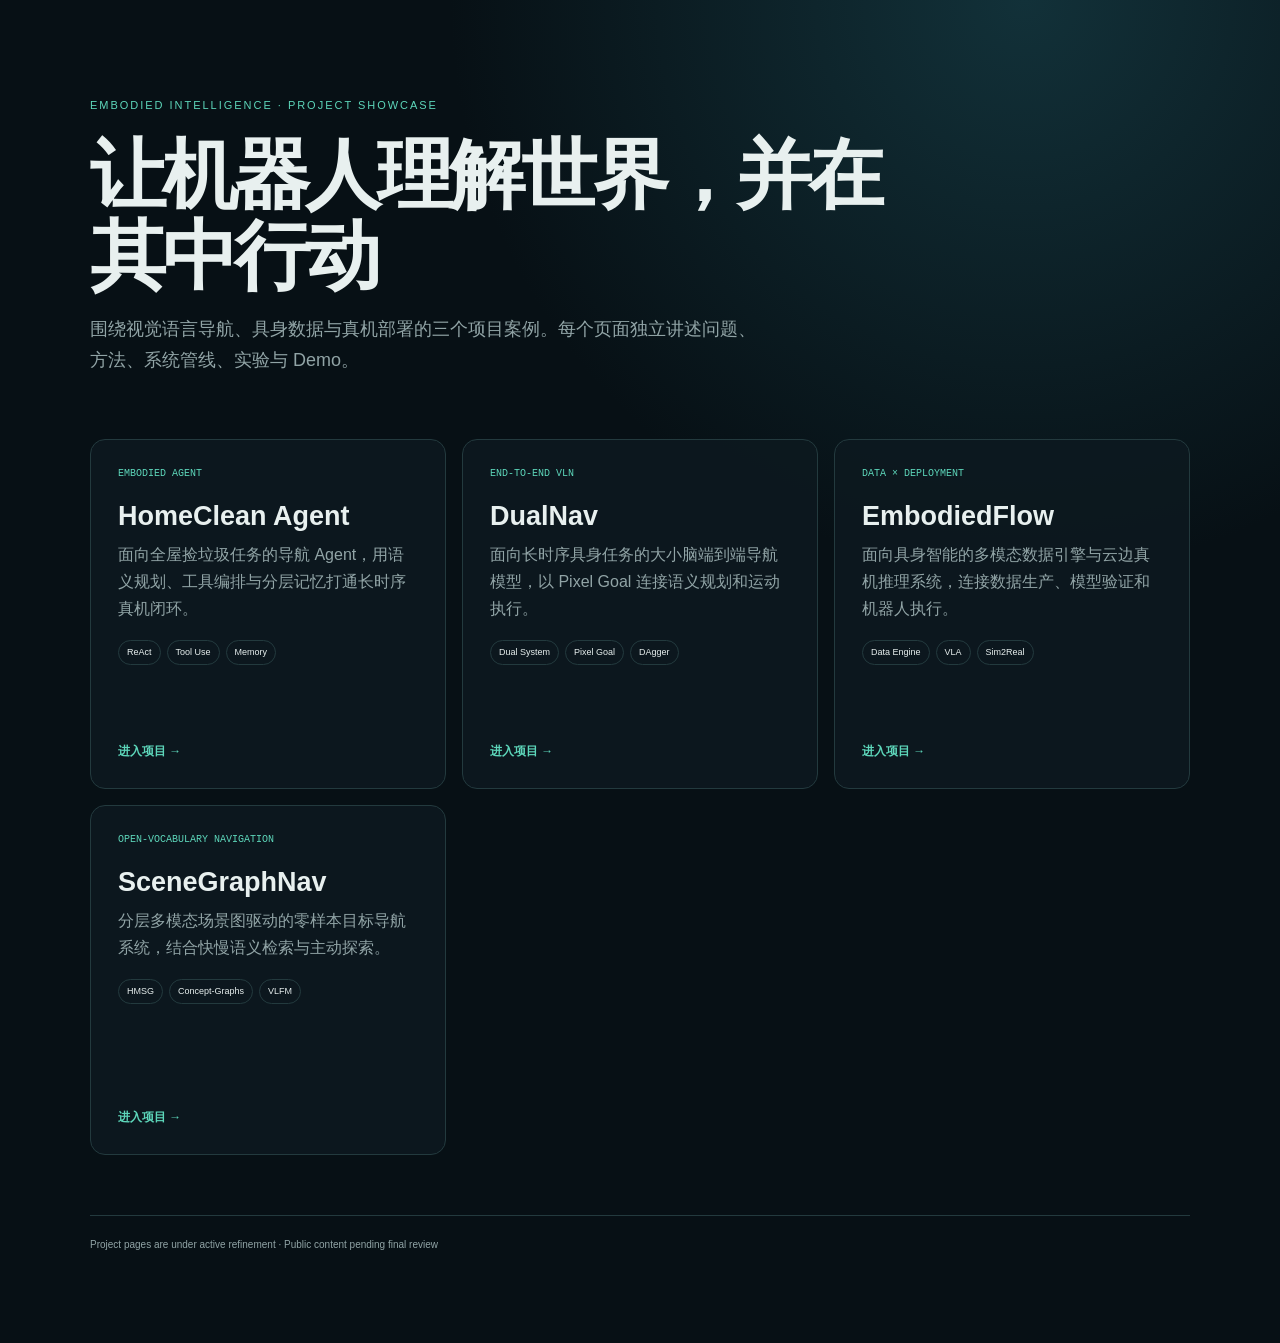
<file: index.html>
<!doctype html>
<html lang="zh-CN">
<head>
  <meta charset="utf-8">
  <meta name="viewport" content="width=device-width,initial-scale=1">
  <meta name="description" content="具身智能与视觉语言导航项目展示">
  <title>Embodied Intelligence · Project Showcase</title>
  <style>
    :root{--bg:#071015;--panel:#0d1920;--ink:#e8f0ef;--muted:#91a4a6;--line:#233a3e;--accent:#5dd6ba}*{box-sizing:border-box}body{margin:0;min-height:100vh;background:radial-gradient(circle at 80% 0,#123139 0,transparent 34%),var(--bg);color:var(--ink);font:16px/1.7 Inter,-apple-system,"PingFang SC","Microsoft YaHei",sans-serif}main{width:min(1100px,calc(100% - 36px));margin:auto;padding:90px 0}.eyebrow{color:var(--accent);font-size:11px;letter-spacing:.18em}h1{max-width:800px;margin:18px 0 16px;font-size:clamp(42px,8vw,76px);line-height:1.06;letter-spacing:-.055em}header p{max-width:670px;color:var(--muted);font-size:18px}.grid{display:grid;grid-template-columns:repeat(3,1fr);gap:16px;margin-top:64px}.card{display:flex;min-height:350px;flex-direction:column;padding:27px;border:1px solid var(--line);border-radius:15px;background:#0d1920dd;color:inherit;text-decoration:none;transition:.2s}.card:hover{transform:translateY(-5px);border-color:var(--accent);background:#102229}.card small{color:var(--accent);font:10px/1.4 monospace}.card h2{margin:20px 0 8px;font-size:27px;line-height:1.15}.card p{color:var(--muted);margin:0}.tags{display:flex;flex-wrap:wrap;gap:6px;margin-top:18px}.tags span{padding:4px 8px;border:1px solid var(--line);border-radius:99px;font-size:9px}.card b{margin-top:auto;color:var(--accent);font-size:12px}footer{margin-top:60px;padding-top:20px;border-top:1px solid var(--line);color:var(--muted);font-size:10px}@media(max-width:760px){main{padding:60px 0}.grid{grid-template-columns:1fr;margin-top:44px}.card{min-height:280px}}
  </style>
</head>
<body><main>
  <header><span class="eyebrow">EMBODIED INTELLIGENCE · PROJECT SHOWCASE</span><h1>让机器人理解世界，并在其中行动</h1><p>围绕视觉语言导航、具身数据与真机部署的三个项目案例。每个页面独立讲述问题、方法、系统管线、实验与 Demo。</p></header>
  <section class="grid">
    <a class="card" href="navigation-agent/"><small>EMBODIED AGENT</small><h2>HomeClean Agent</h2><p>面向全屋捡垃圾任务的导航 Agent，用语义规划、工具编排与分层记忆打通长时序真机闭环。</p><div class="tags"><span>ReAct</span><span>Tool Use</span><span>Memory</span></div><b>进入项目 →</b></a>
    <a class="card" href="zbl-navigation/"><small>END-TO-END VLN</small><h2>DualNav</h2><p>面向长时序具身任务的大小脑端到端导航模型，以 Pixel Goal 连接语义规划和运动执行。</p><div class="tags"><span>Dual System</span><span>Pixel Goal</span><span>DAgger</span></div><b>进入项目 →</b></a>
    <a class="card" href="jd-embodied/"><small>DATA × DEPLOYMENT</small><h2>EmbodiedFlow</h2><p>面向具身智能的多模态数据引擎与云边真机推理系统，连接数据生产、模型验证和机器人执行。</p><div class="tags"><span>Data Engine</span><span>VLA</span><span>Sim2Real</span></div><b>进入项目 →</b></a>
    <a class="card" href="zex-navigation/"><small>OPEN-VOCABULARY NAVIGATION</small><h2>SceneGraphNav</h2><p>分层多模态场景图驱动的零样本目标导航系统，结合快慢语义检索与主动探索。</p><div class="tags"><span>HMSG</span><span>Concept-Graphs</span><span>VLFM</span></div><b>进入项目 →</b></a>
  </section>
  <footer>Project pages are under active refinement · Public content pending final review</footer>
</main></body></html>
</file>
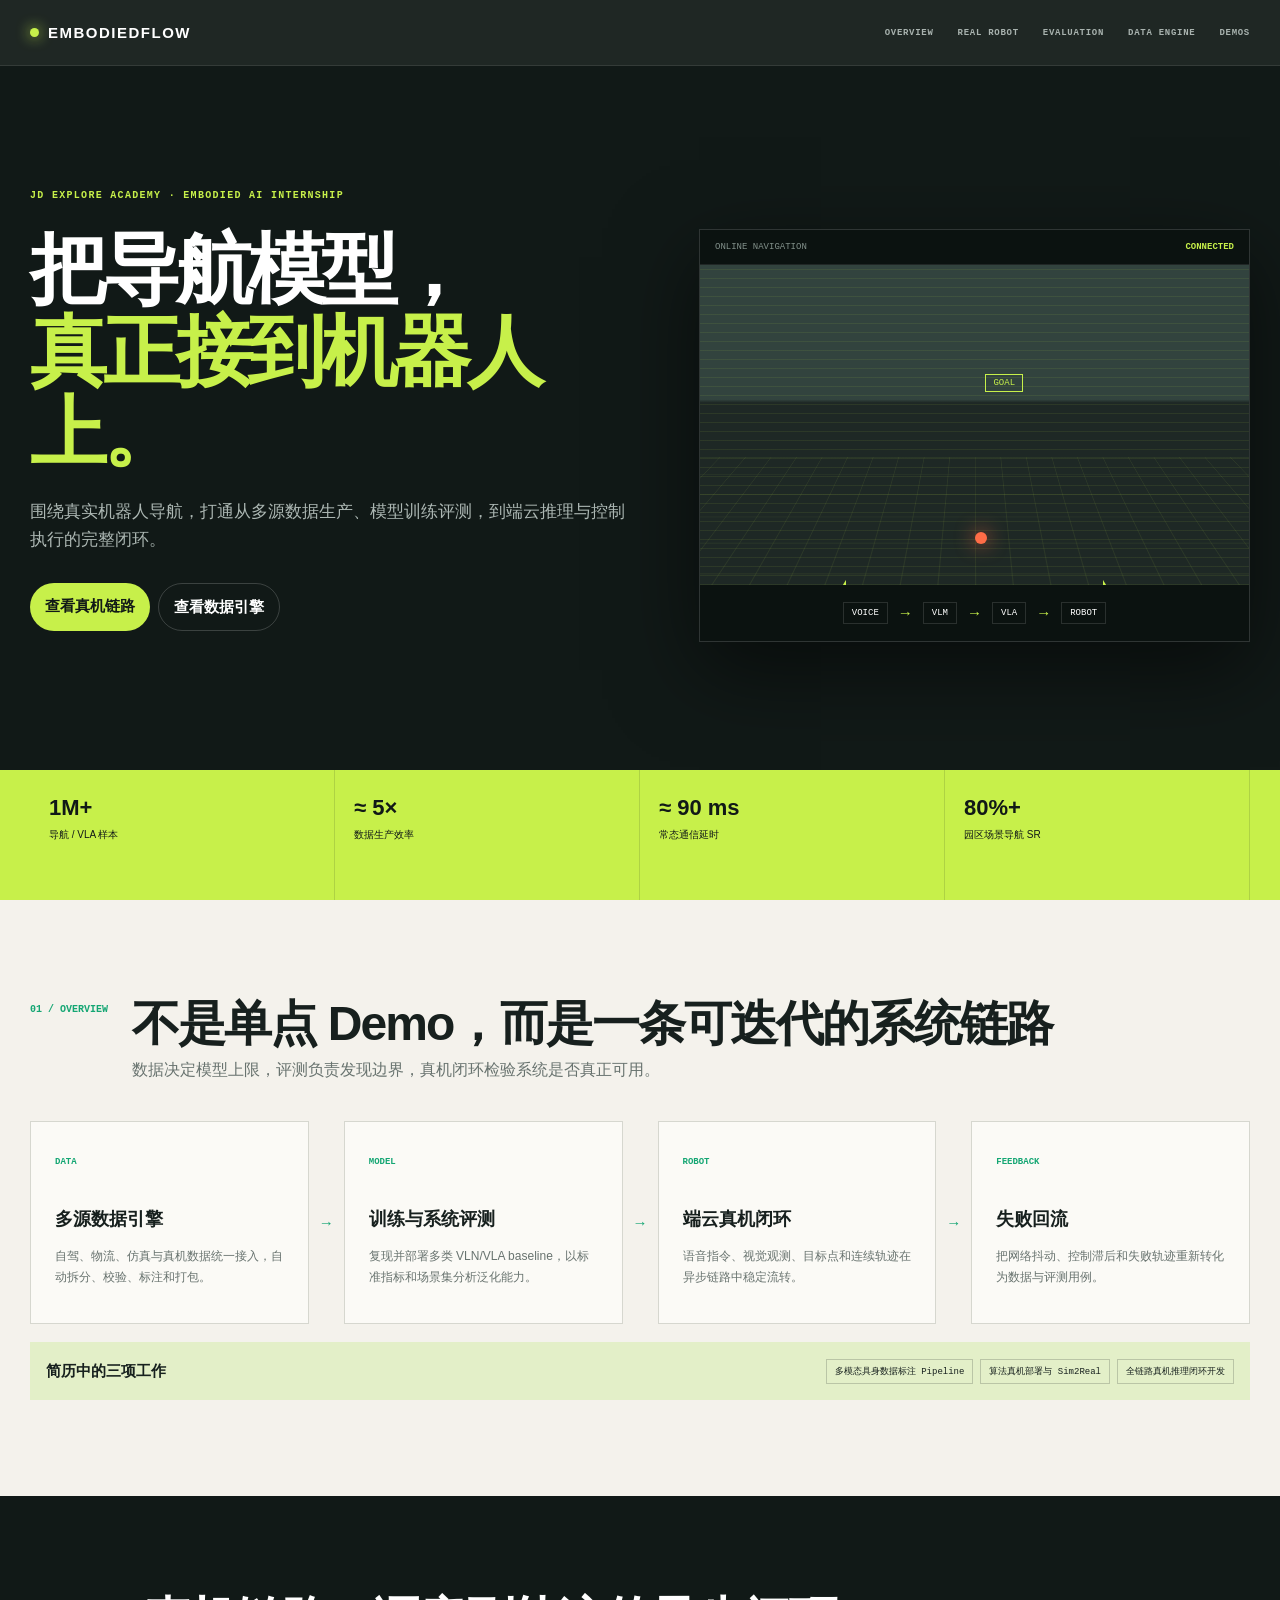
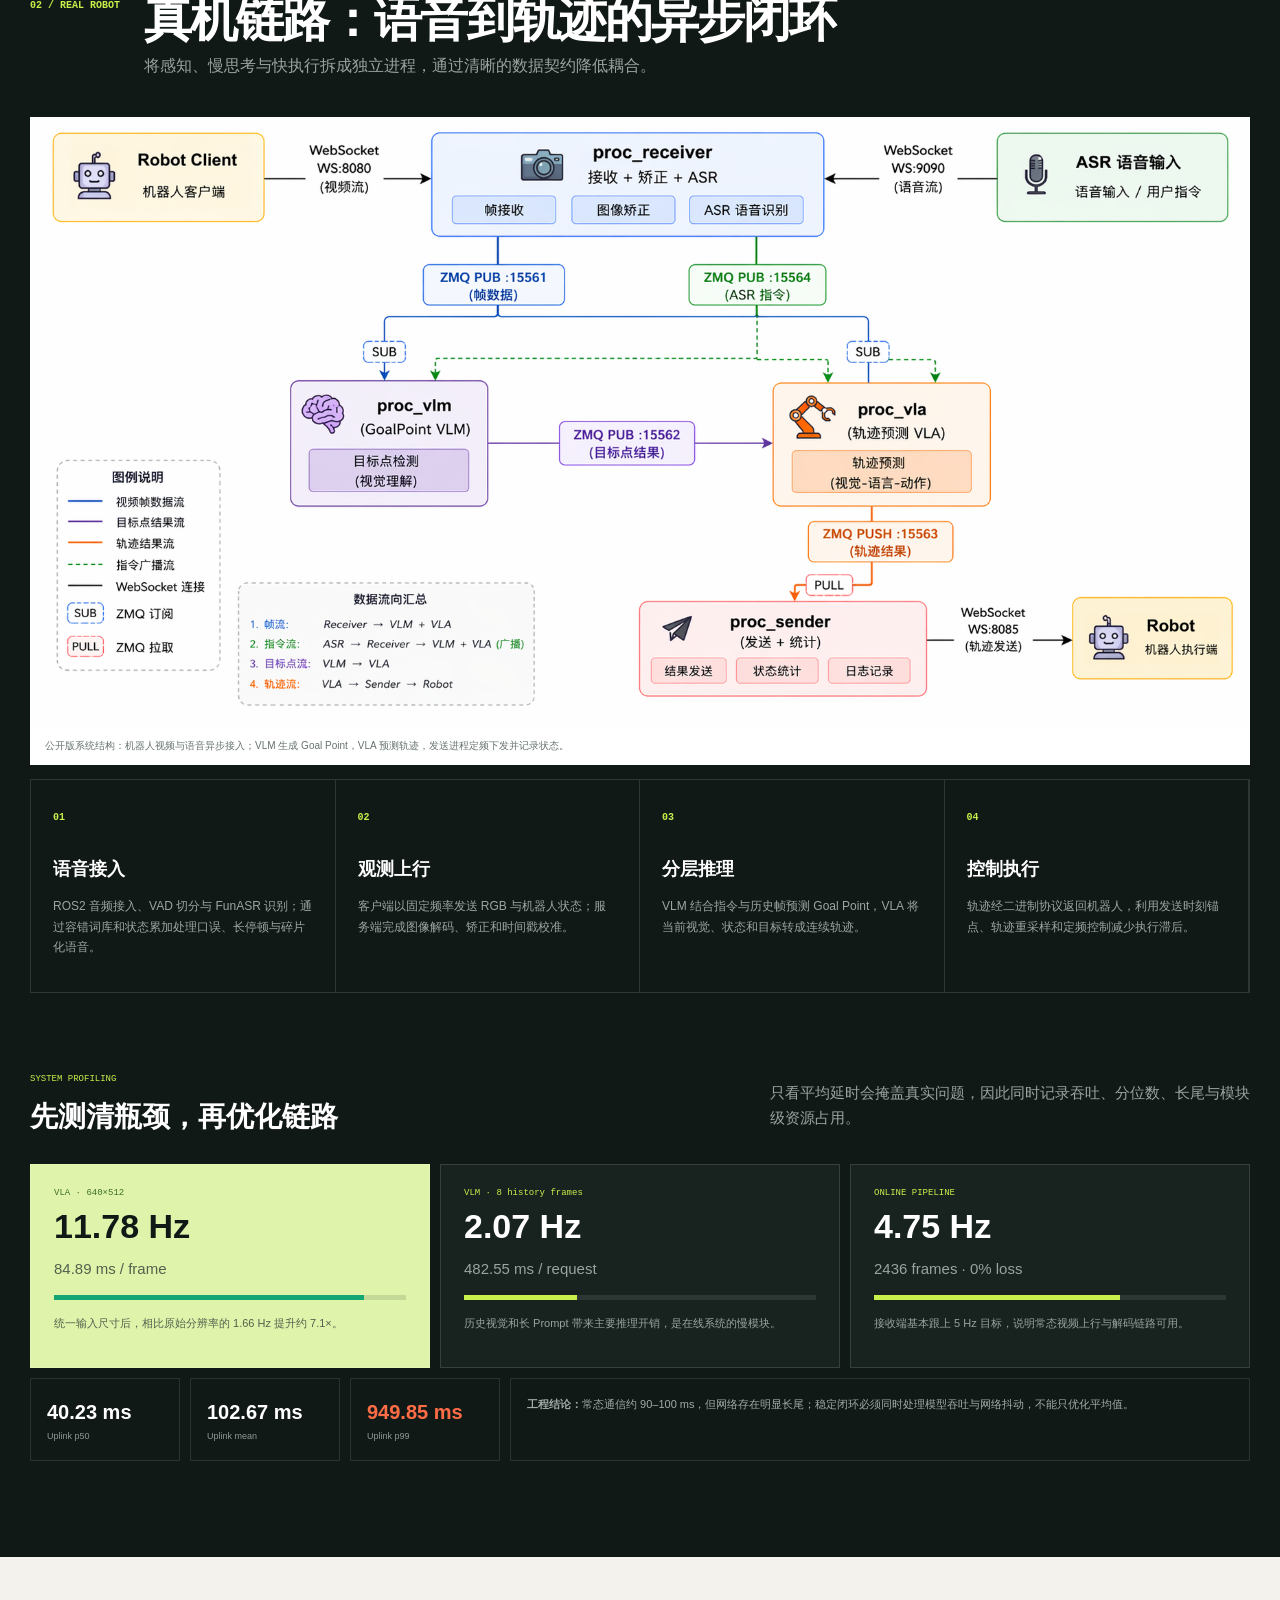
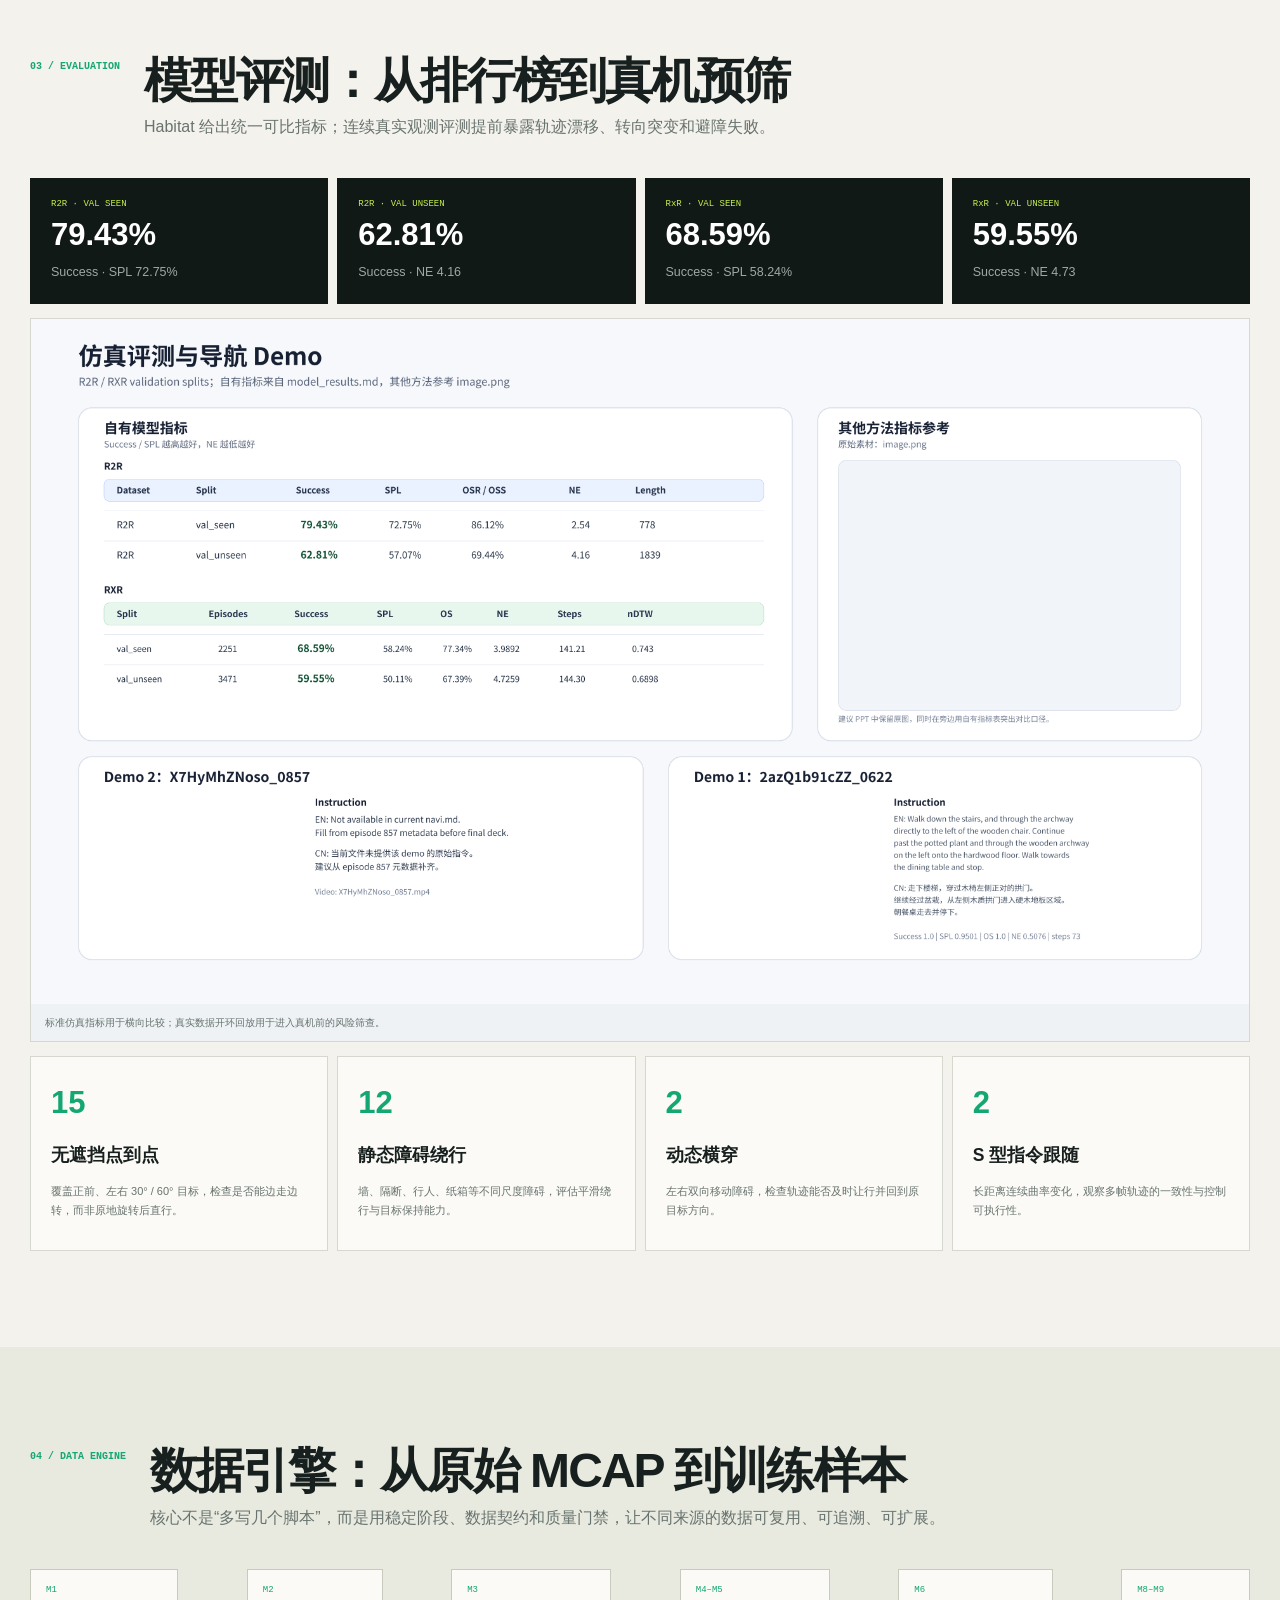
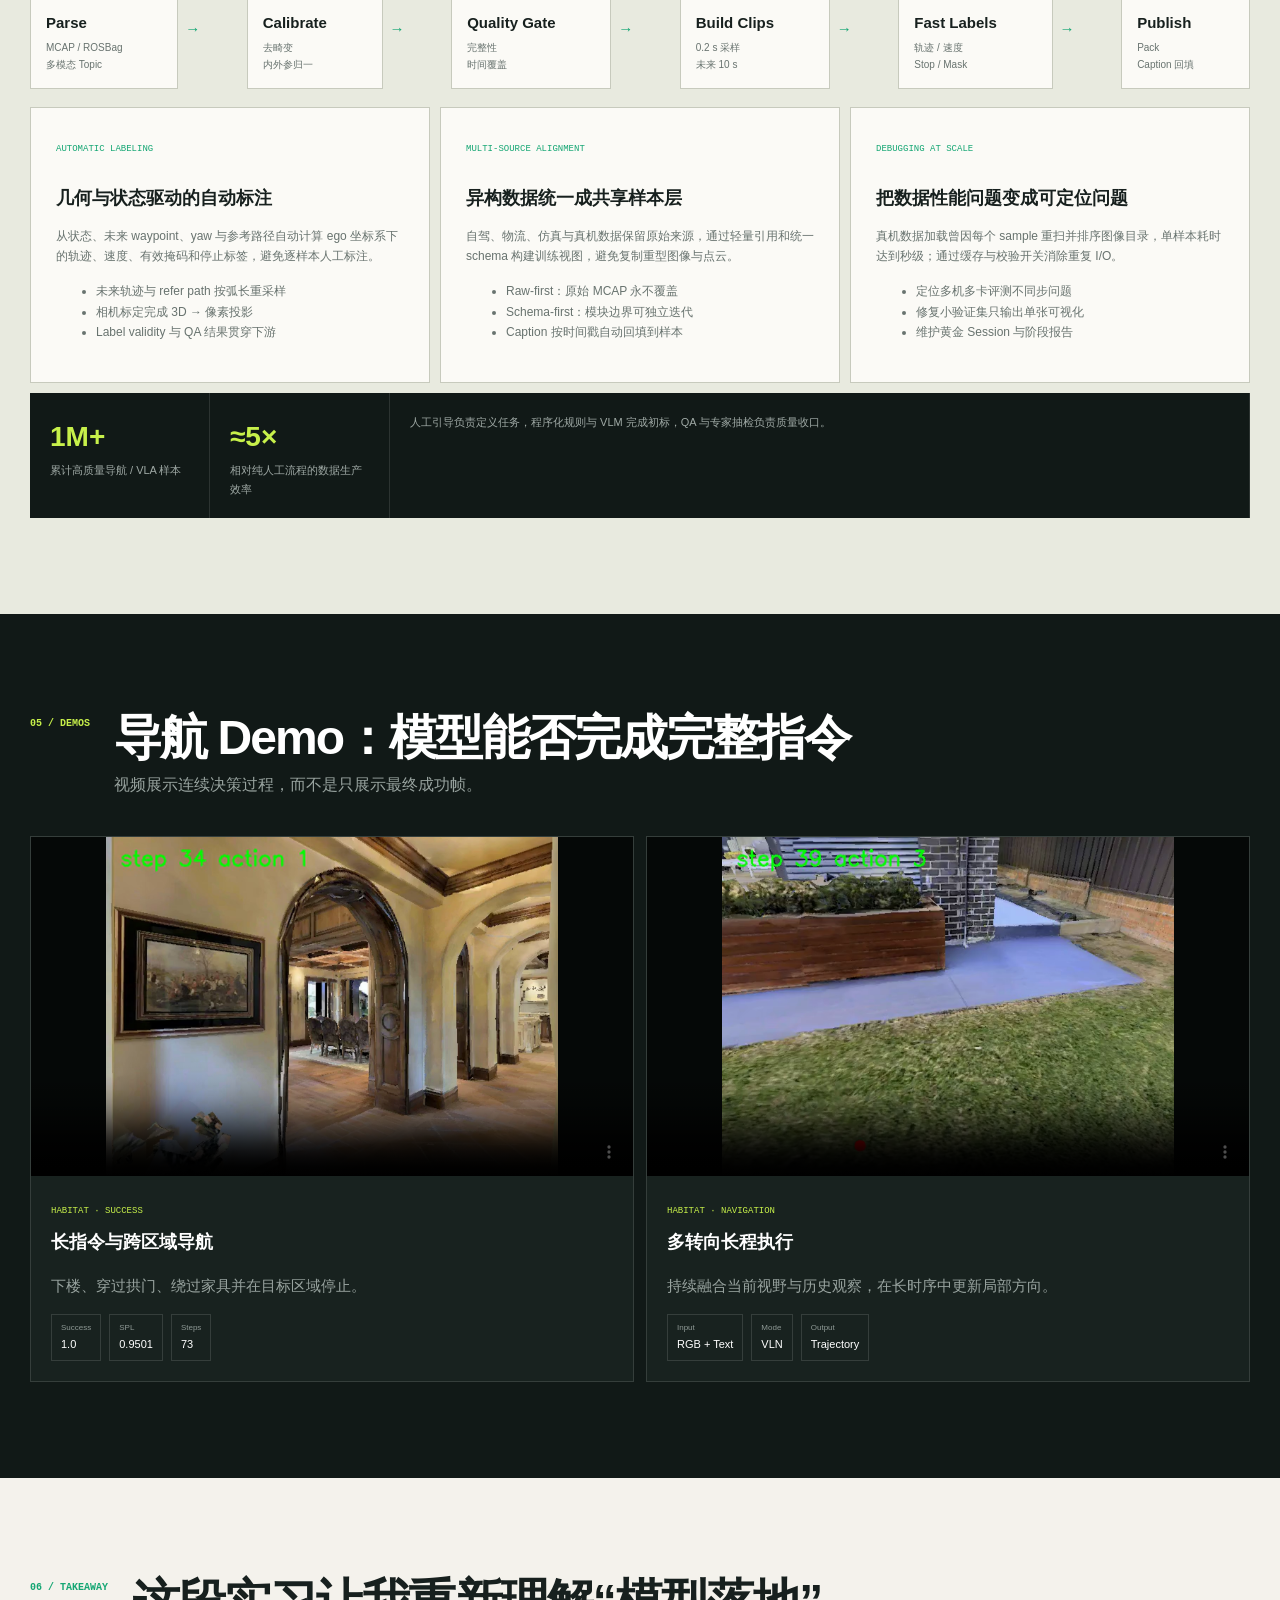
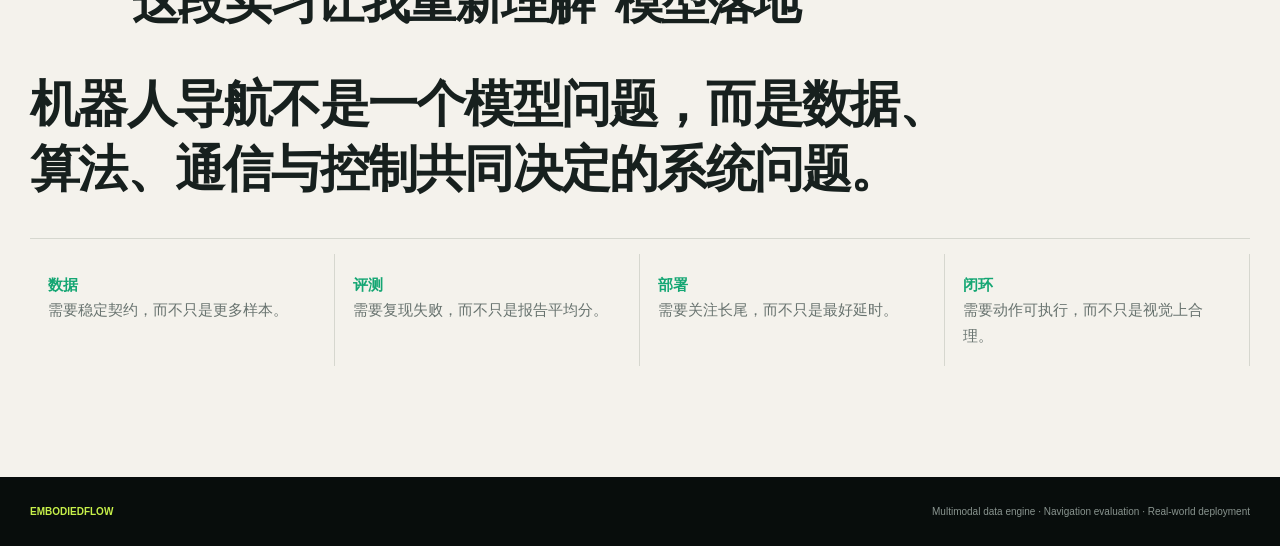
<file: jd-embodied/index.html>
<!doctype html>
<html lang="zh-CN">
<head>
  <meta charset="utf-8">
  <meta name="viewport" content="width=device-width,initial-scale=1">
  <meta name="description" content="京东探索研究院具身智能算法实习：多模态数据引擎、导航模型评测与真机推理闭环">
  <title>EmbodiedFlow · 从数据到真机的导航闭环</title>
  <link rel="stylesheet" href="style.css">
</head>
<body>
  <header>
    <a class="brand" href="#top"><i></i> EMBODIEDFLOW</a>
    <nav><a href="#overview">OVERVIEW</a><a href="#robot">REAL ROBOT</a><a href="#evaluation">EVALUATION</a><a href="#data">DATA ENGINE</a><a href="#demos">DEMOS</a></nav>
  </header>

  <main id="top">
    <section class="hero">
      <div class="hero-copy">
        <span class="kicker">JD EXPLORE ACADEMY · EMBODIED AI INTERNSHIP</span>
        <h1>把导航模型，<br><em>真正接到机器人上。</em></h1>
        <p>围绕真实机器人导航，打通从多源数据生产、模型训练评测，到端云推理与控制执行的完整闭环。</p>
        <div class="hero-actions"><a href="#robot">查看真机链路</a><a href="#data">查看数据引擎</a></div>
      </div>
      <div class="hero-console" aria-label="具身导航闭环示意">
        <div class="console-head"><span>ONLINE NAVIGATION</span><b>CONNECTED</b></div>
        <div class="console-view"><div class="scan"></div><div class="goal">GOAL</div><div class="trajectory"></div><div class="robot-dot"></div></div>
        <div class="console-flow"><span>VOICE</span><i>→</i><span>VLM</span><i>→</i><span>VLA</span><i>→</i><span>ROBOT</span></div>
      </div>
      <div class="hero-metrics"><div><b>1M+</b><span>导航 / VLA 样本</span></div><div><b>≈ 5×</b><span>数据生产效率</span></div><div><b>≈ 90 ms</b><span>常态通信延时</span></div><div><b>80%+</b><span>园区场景导航 SR</span></div></div>
    </section>

    <section id="overview" class="section">
      <div class="section-title"><span>01 / OVERVIEW</span><div><h2>不是单点 Demo，而是一条可迭代的系统链路</h2><p>数据决定模型上限，评测负责发现边界，真机闭环检验系统是否真正可用。</p></div></div>
      <div class="loop">
        <article><small>DATA</small><b>多源数据引擎</b><p>自驾、物流、仿真与真机数据统一接入，自动拆分、校验、标注和打包。</p></article><i>→</i>
        <article><small>MODEL</small><b>训练与系统评测</b><p>复现并部署多类 VLN/VLA baseline，以标准指标和场景集分析泛化能力。</p></article><i>→</i>
        <article><small>ROBOT</small><b>端云真机闭环</b><p>语音指令、视觉观测、目标点和连续轨迹在异步链路中稳定流转。</p></article><i>→</i>
        <article><small>FEEDBACK</small><b>失败回流</b><p>把网络抖动、控制滞后和失败轨迹重新转化为数据与评测用例。</p></article>
      </div>
      <div class="resume-map"><b>简历中的三项工作</b><span>多模态具身数据标注 Pipeline</span><span>算法真机部署与 Sim2Real</span><span>全链路真机推理闭环开发</span></div>
    </section>

    <section id="robot" class="section dark">
      <div class="section-title"><span>02 / REAL ROBOT</span><div><h2>真机链路：语音到轨迹的异步闭环</h2><p>将感知、慢思考与快执行拆成独立进程，通过清晰的数据契约降低耦合。</p></div></div>
      <figure class="architecture"><img src="assets/realworld-pipeline.png" alt="真机端云导航系统架构图"><figcaption>公开版系统结构：机器人视频与语音异步接入；VLM 生成 Goal Point，VLA 预测轨迹，发送进程定频下发并记录状态。</figcaption></figure>
      <div class="robot-stages">
        <article><span>01</span><h3>语音接入</h3><p>ROS2 音频接入、VAD 切分与 FunASR 识别；通过容错词库和状态累加处理口误、长停顿与碎片化语音。</p></article>
        <article><span>02</span><h3>观测上行</h3><p>客户端以固定频率发送 RGB 与机器人状态；服务端完成图像解码、矫正和时间戳校准。</p></article>
        <article><span>03</span><h3>分层推理</h3><p>VLM 结合指令与历史帧预测 Goal Point，VLA 将当前视觉、状态和目标转成连续轨迹。</p></article>
        <article><span>04</span><h3>控制执行</h3><p>轨迹经二进制协议返回机器人，利用发送时刻锚点、轨迹重采样和定频控制减少执行滞后。</p></article>
      </div>

      <div class="benchmark-head"><div><span>SYSTEM PROFILING</span><h3>先测清瓶颈，再优化链路</h3></div><p>只看平均延时会掩盖真实问题，因此同时记录吞吐、分位数、长尾与模块级资源占用。</p></div>
      <div class="bench-grid">
        <article class="bench featured"><small>VLA · 640×512</small><b>11.78 Hz</b><span>84.89 ms / frame</span><div class="bar"><i style="width:88%"></i></div><p>统一输入尺寸后，相比原始分辨率的 1.66 Hz 提升约 7.1×。</p></article>
        <article class="bench"><small>VLM · 8 history frames</small><b>2.07 Hz</b><span>482.55 ms / request</span><div class="bar"><i style="width:32%"></i></div><p>历史视觉和长 Prompt 带来主要推理开销，是在线系统的慢模块。</p></article>
        <article class="bench"><small>ONLINE PIPELINE</small><b>4.75 Hz</b><span>2436 frames · 0% loss</span><div class="bar"><i style="width:70%"></i></div><p>接收端基本跟上 5 Hz 目标，说明常态视频上行与解码链路可用。</p></article>
      </div>
      <div class="latency"><div><b>40.23 ms</b><span>Uplink p50</span></div><div><b>102.67 ms</b><span>Uplink mean</span></div><div class="warn"><b>949.85 ms</b><span>Uplink p99</span></div><p><strong>工程结论：</strong>常态通信约 90–100 ms，但网络存在明显长尾；稳定闭环必须同时处理模型吞吐与网络抖动，不能只优化平均值。</p></div>
    </section>

    <section id="evaluation" class="section">
      <div class="section-title"><span>03 / EVALUATION</span><div><h2>模型评测：从排行榜到真机预筛</h2><p>Habitat 给出统一可比指标；连续真实观测评测提前暴露轨迹漂移、转向突变和避障失败。</p></div></div>
      <div class="eval-metrics"><div><span>R2R · VAL SEEN</span><b>79.43%</b><small>Success · SPL 72.75%</small></div><div><span>R2R · VAL UNSEEN</span><b>62.81%</b><small>Success · NE 4.16</small></div><div><span>RxR · VAL SEEN</span><b>68.59%</b><small>Success · SPL 58.24%</small></div><div><span>RxR · VAL UNSEEN</span><b>59.55%</b><small>Success · NE 4.73</small></div></div>
      <figure class="evidence"><img src="assets/model-evaluation.png" alt="R2R 与 RxR 导航模型评测结果"><figcaption>标准仿真指标用于横向比较；真实数据开环回放用于进入真机前的风险筛查。</figcaption></figure>
      <div class="scenario-grid">
        <article><b>15</b><h3>无遮挡点到点</h3><p>覆盖正前、左右 30° / 60° 目标，检查是否能边走边转，而非原地旋转后直行。</p></article>
        <article><b>12</b><h3>静态障碍绕行</h3><p>墙、隔断、行人、纸箱等不同尺度障碍，评估平滑绕行与目标保持能力。</p></article>
        <article><b>2</b><h3>动态横穿</h3><p>左右双向移动障碍，检查轨迹能否及时让行并回到原目标方向。</p></article>
        <article><b>2</b><h3>S 型指令跟随</h3><p>长距离连续曲率变化，观察多帧轨迹的一致性与控制可执行性。</p></article>
      </div>
    </section>

    <section id="data" class="section data-section">
      <div class="section-title"><span>04 / DATA ENGINE</span><div><h2>数据引擎：从原始 MCAP 到训练样本</h2><p>核心不是“多写几个脚本”，而是用稳定阶段、数据契约和质量门禁，让不同来源的数据可复用、可追溯、可扩展。</p></div></div>
      <div class="data-flow">
        <div><small>M1</small><b>Parse</b><span>MCAP / ROSBag<br>多模态 Topic</span></div><i>→</i>
        <div><small>M2</small><b>Calibrate</b><span>去畸变<br>内外参归一</span></div><i>→</i>
        <div><small>M3</small><b>Quality Gate</b><span>完整性<br>时间覆盖</span></div><i>→</i>
        <div><small>M4–M5</small><b>Build Clips</b><span>0.2 s 采样<br>未来 10 s</span></div><i>→</i>
        <div><small>M6</small><b>Fast Labels</b><span>轨迹 / 速度<br>Stop / Mask</span></div><i>→</i>
        <div><small>M8–M9</small><b>Publish</b><span>Pack<br>Caption 回填</span></div>
      </div>
      <div class="data-details">
        <article><span>AUTOMATIC LABELING</span><h3>几何与状态驱动的自动标注</h3><p>从状态、未来 waypoint、yaw 与参考路径自动计算 ego 坐标系下的轨迹、速度、有效掩码和停止标签，避免逐样本人工标注。</p><ul><li>未来轨迹与 refer path 按弧长重采样</li><li>相机标定完成 3D → 像素投影</li><li>Label validity 与 QA 结果贯穿下游</li></ul></article>
        <article><span>MULTI-SOURCE ALIGNMENT</span><h3>异构数据统一成共享样本层</h3><p>自驾、物流、仿真与真机数据保留原始来源，通过轻量引用和统一 schema 构建训练视图，避免复制重型图像与点云。</p><ul><li>Raw-first：原始 MCAP 永不覆盖</li><li>Schema-first：模块边界可独立迭代</li><li>Caption 按时间戳自动回填到样本</li></ul></article>
        <article><span>DEBUGGING AT SCALE</span><h3>把数据性能问题变成可定位问题</h3><p>真机数据加载曾因每个 sample 重扫并排序图像目录，单样本耗时达到秒级；通过缓存与校验开关消除重复 I/O。</p><ul><li>定位多机多卡评测不同步问题</li><li>修复小验证集只输出单张可视化</li><li>维护黄金 Session 与阶段报告</li></ul></article>
      </div>
      <div class="data-result"><div><b>1M+</b><span>累计高质量导航 / VLA 样本</span></div><div><b>≈5×</b><span>相对纯人工流程的数据生产效率</span></div><p>人工引导负责定义任务，程序化规则与 VLM 完成初标，QA 与专家抽检负责质量收口。</p></div>
    </section>

    <section id="demos" class="section dark demos-section">
      <div class="section-title"><span>05 / DEMOS</span><div><h2>导航 Demo：模型能否完成完整指令</h2><p>视频展示连续决策过程，而不是只展示最终成功帧。</p></div></div>
      <div class="demo-grid">
        <article><video controls muted preload="metadata" poster="assets/demo-2az.png"><source src="assets/demo-2az.mp4" type="video/mp4"></video><div><span>HABITAT · SUCCESS</span><h3>长指令与跨区域导航</h3><p>下楼、穿过拱门、绕过家具并在目标区域停止。</p><dl><div><dt>Success</dt><dd>1.0</dd></div><div><dt>SPL</dt><dd>0.9501</dd></div><div><dt>Steps</dt><dd>73</dd></div></dl></div></article>
        <article><video controls muted preload="metadata" poster="assets/demo-x7.png"><source src="assets/demo-x7.mp4" type="video/mp4"></video><div><span>HABITAT · NAVIGATION</span><h3>多转向长程执行</h3><p>持续融合当前视野与历史观察，在长时序中更新局部方向。</p><dl><div><dt>Input</dt><dd>RGB + Text</dd></div><div><dt>Mode</dt><dd>VLN</dd></div><div><dt>Output</dt><dd>Trajectory</dd></div></dl></div></article>
      </div>
    </section>

    <section class="section reflection">
      <div class="section-title"><span>06 / TAKEAWAY</span><div><h2>这段实习让我重新理解“模型落地”</h2></div></div>
      <blockquote>机器人导航不是一个模型问题，而是数据、算法、通信与控制共同决定的系统问题。</blockquote>
      <div class="takeaways"><p><b>数据</b>需要稳定契约，而不只是更多样本。</p><p><b>评测</b>需要复现失败，而不只是报告平均分。</p><p><b>部署</b>需要关注长尾，而不只是最好延时。</p><p><b>闭环</b>需要动作可执行，而不只是视觉上合理。</p></div>
    </section>
  </main>
  <footer><b>EMBODIEDFLOW</b><span>Multimodal data engine · Navigation evaluation · Real-world deployment</span></footer>
</body>
</html>
</file>
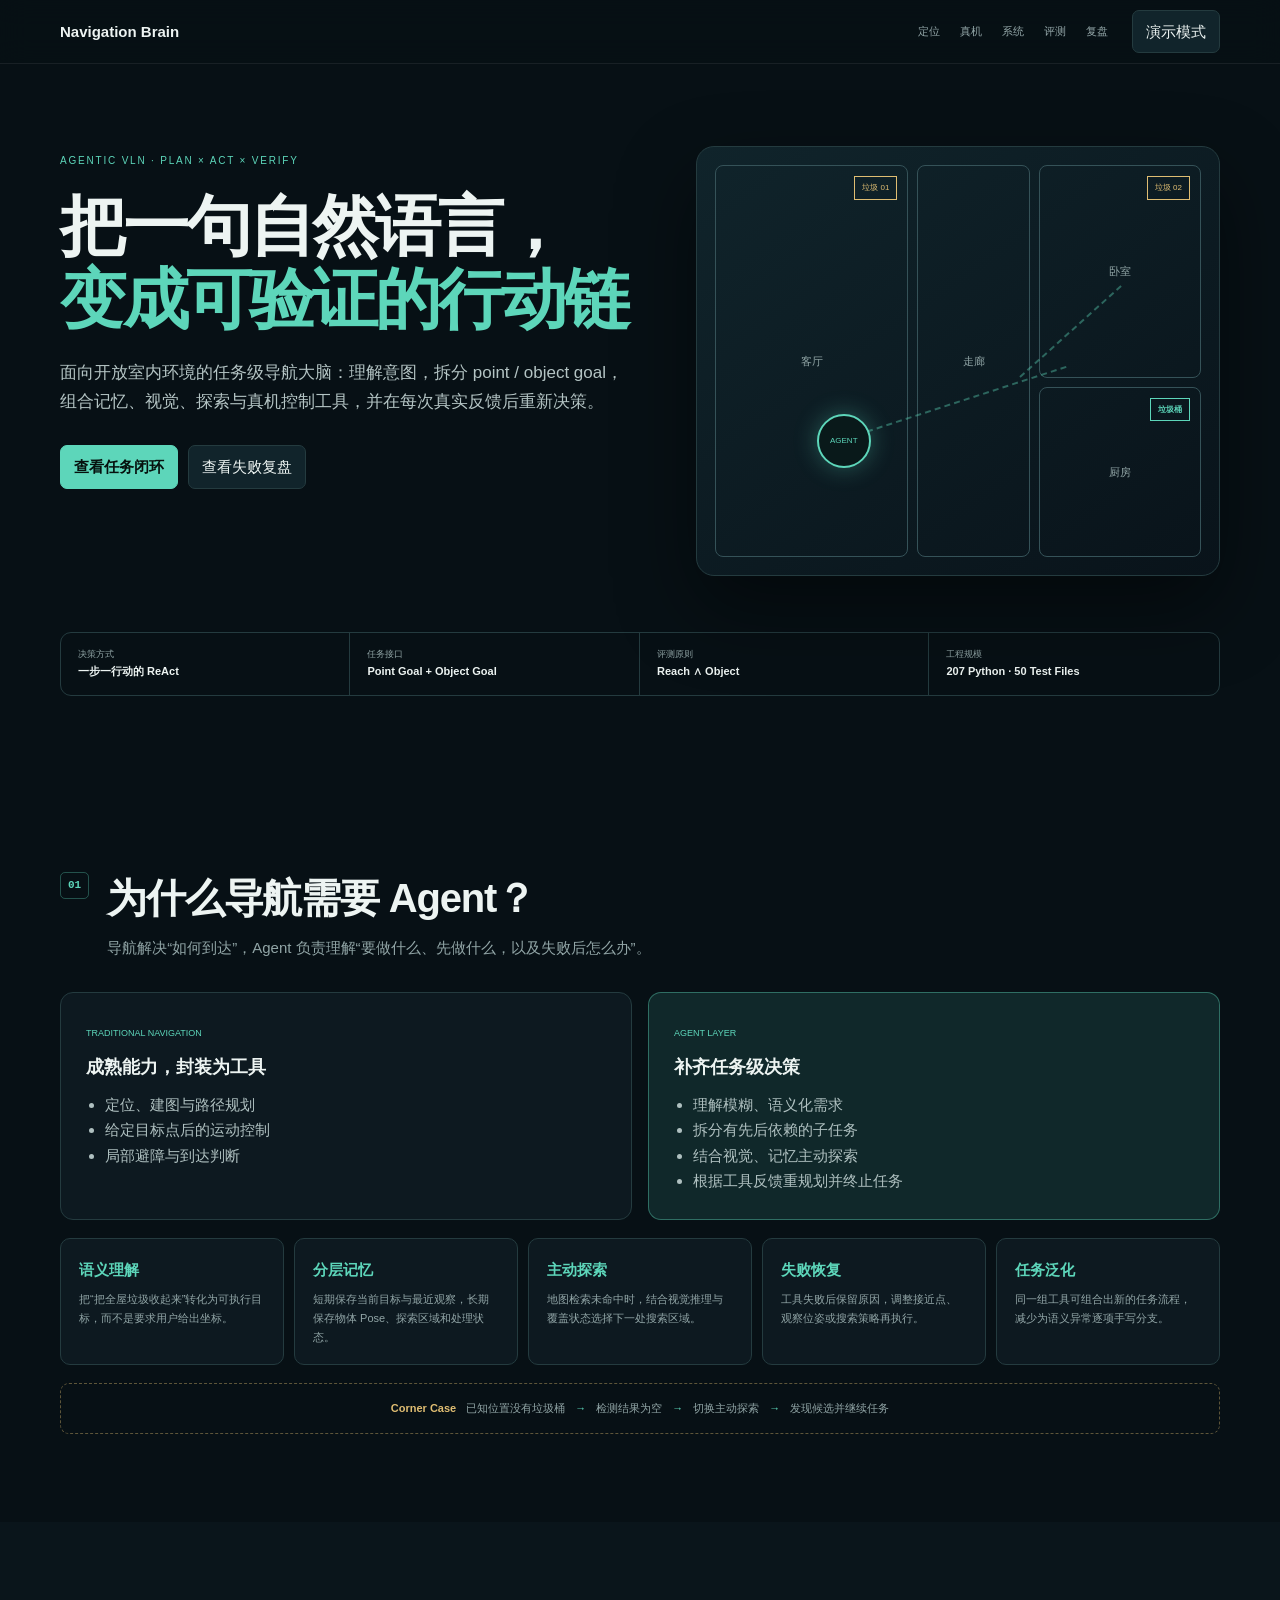
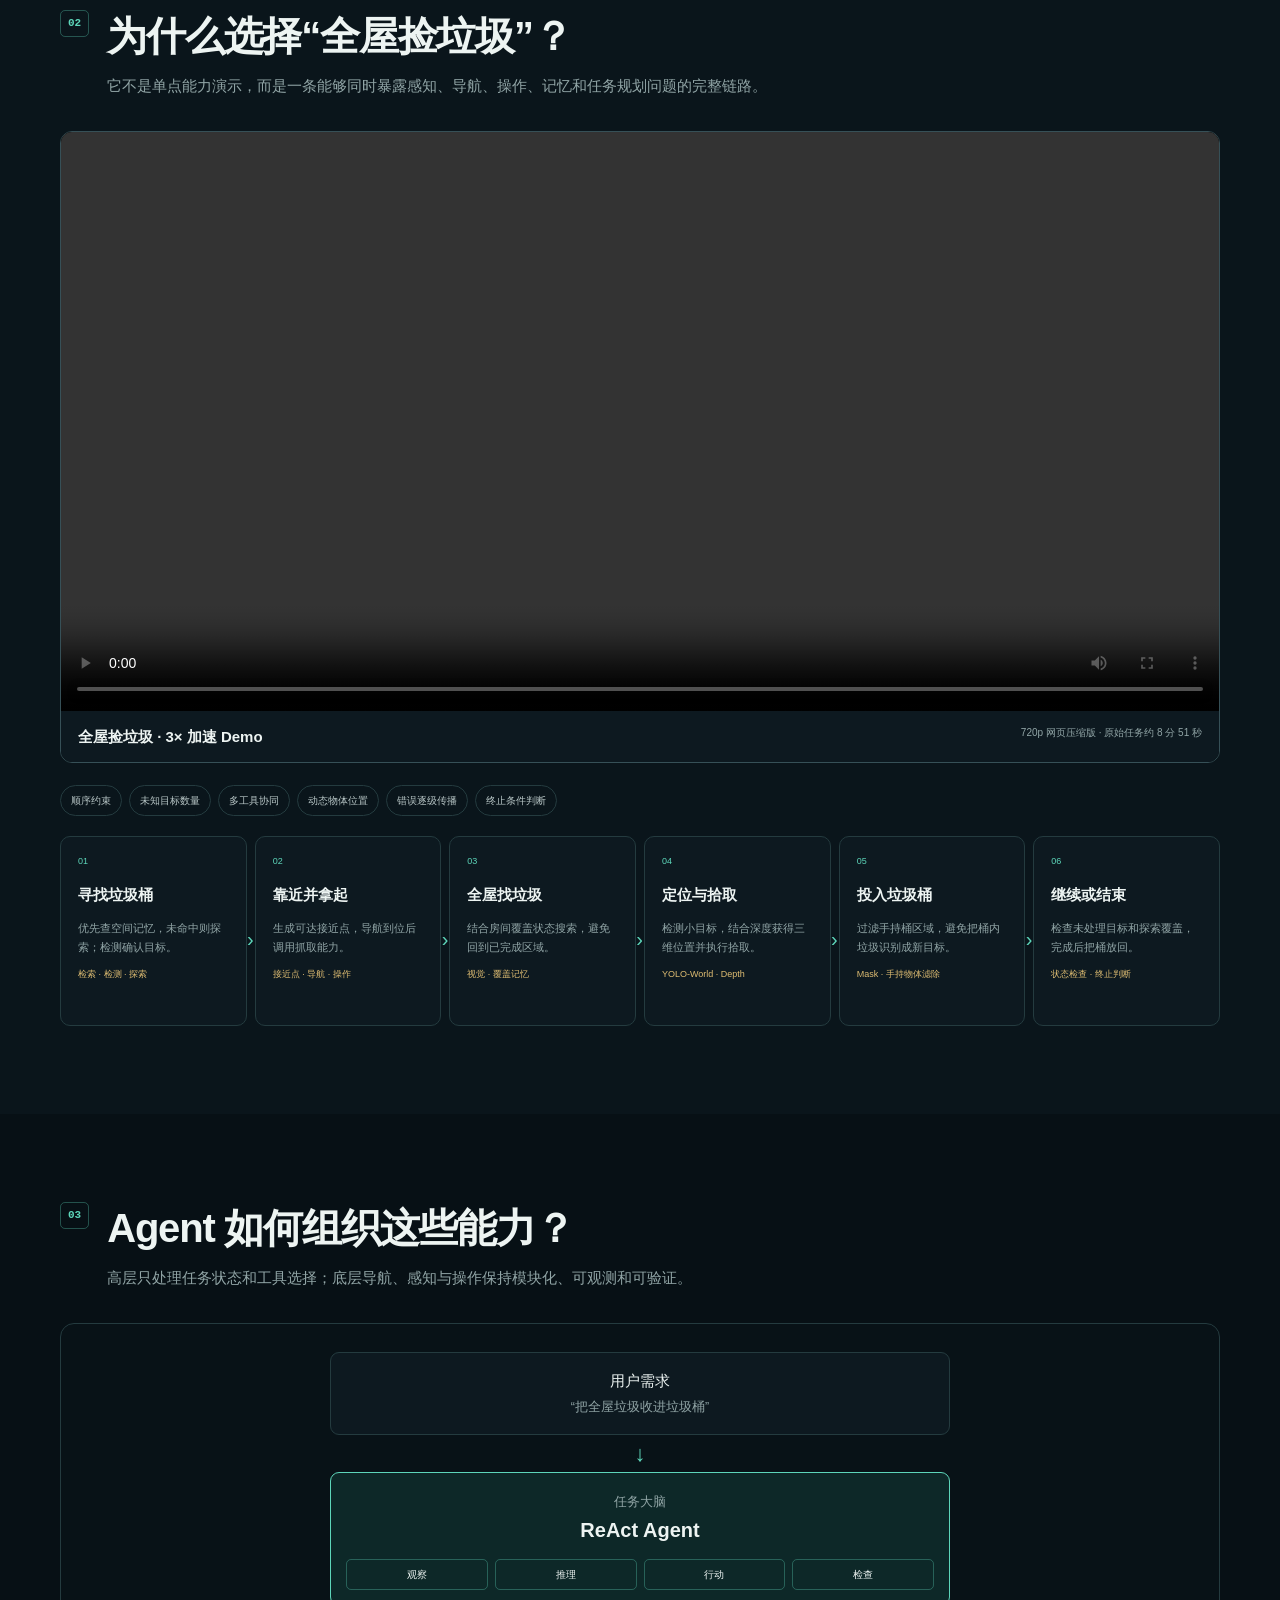
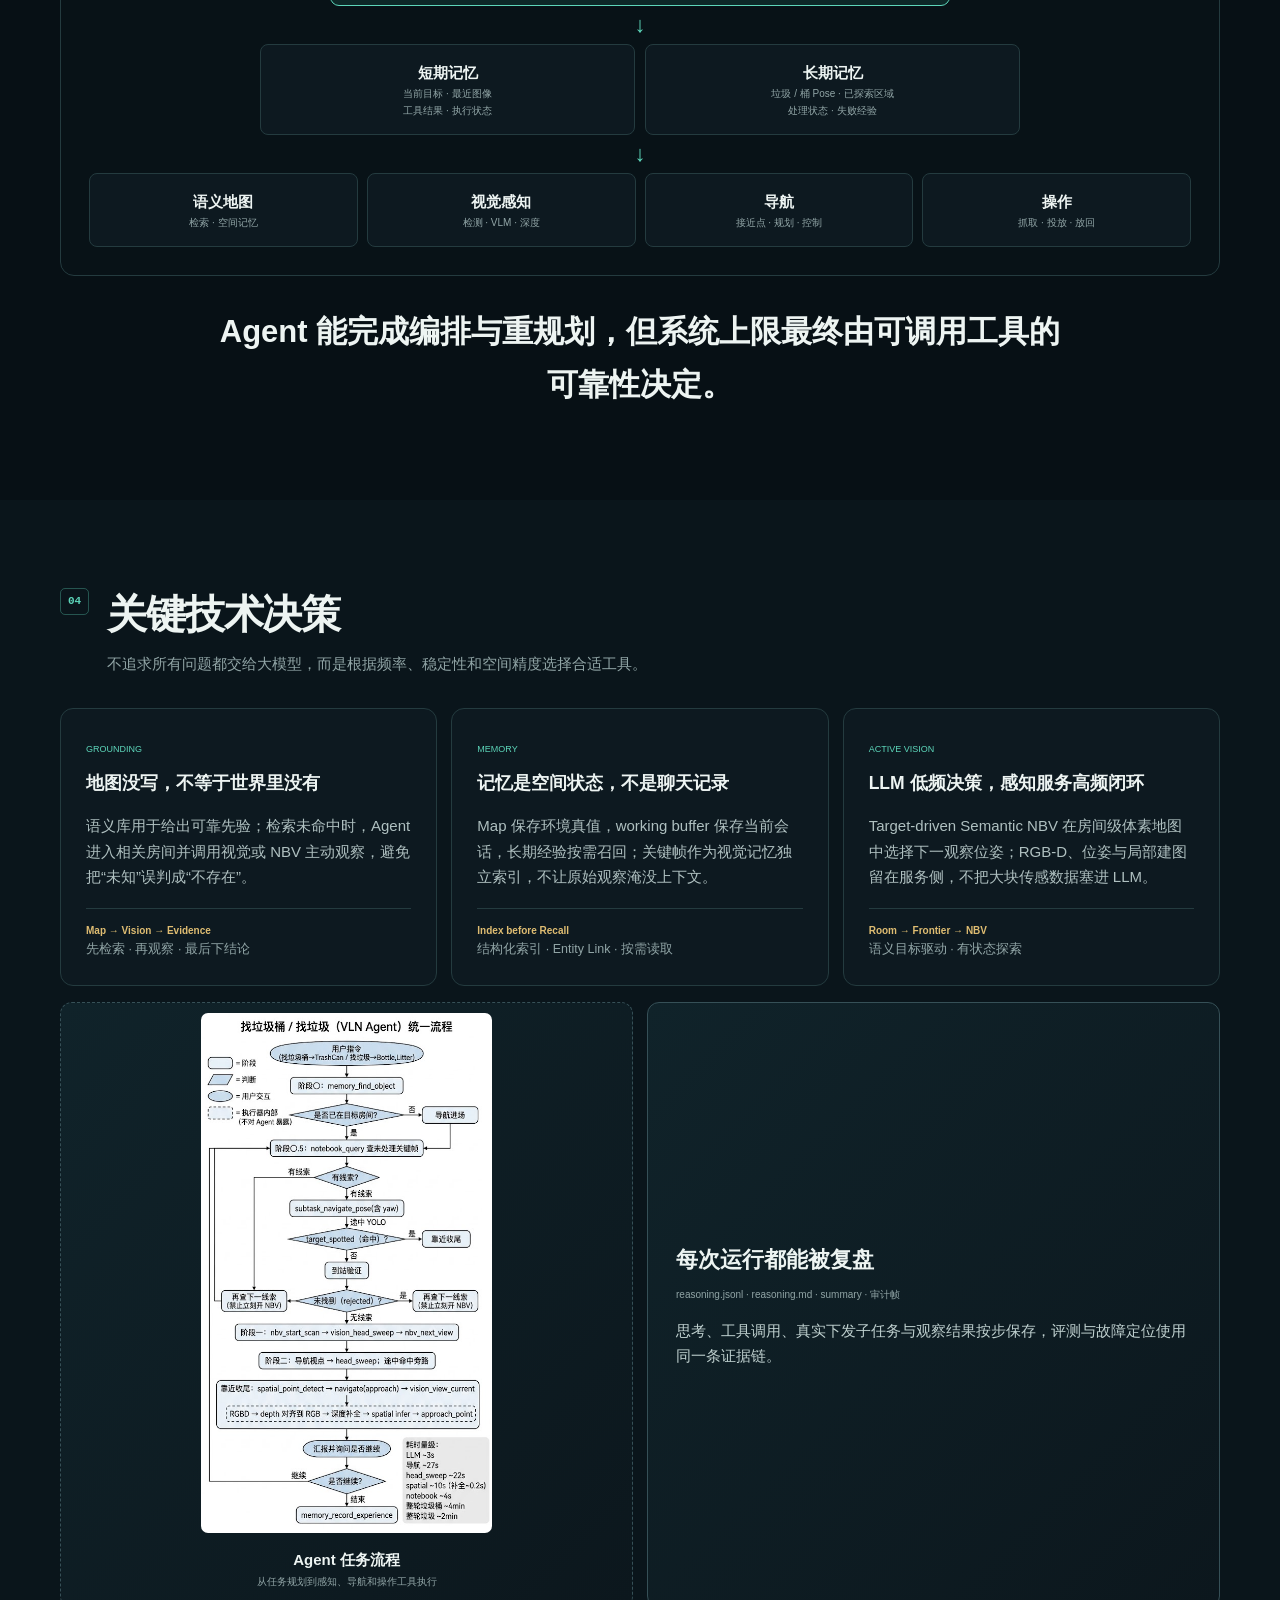
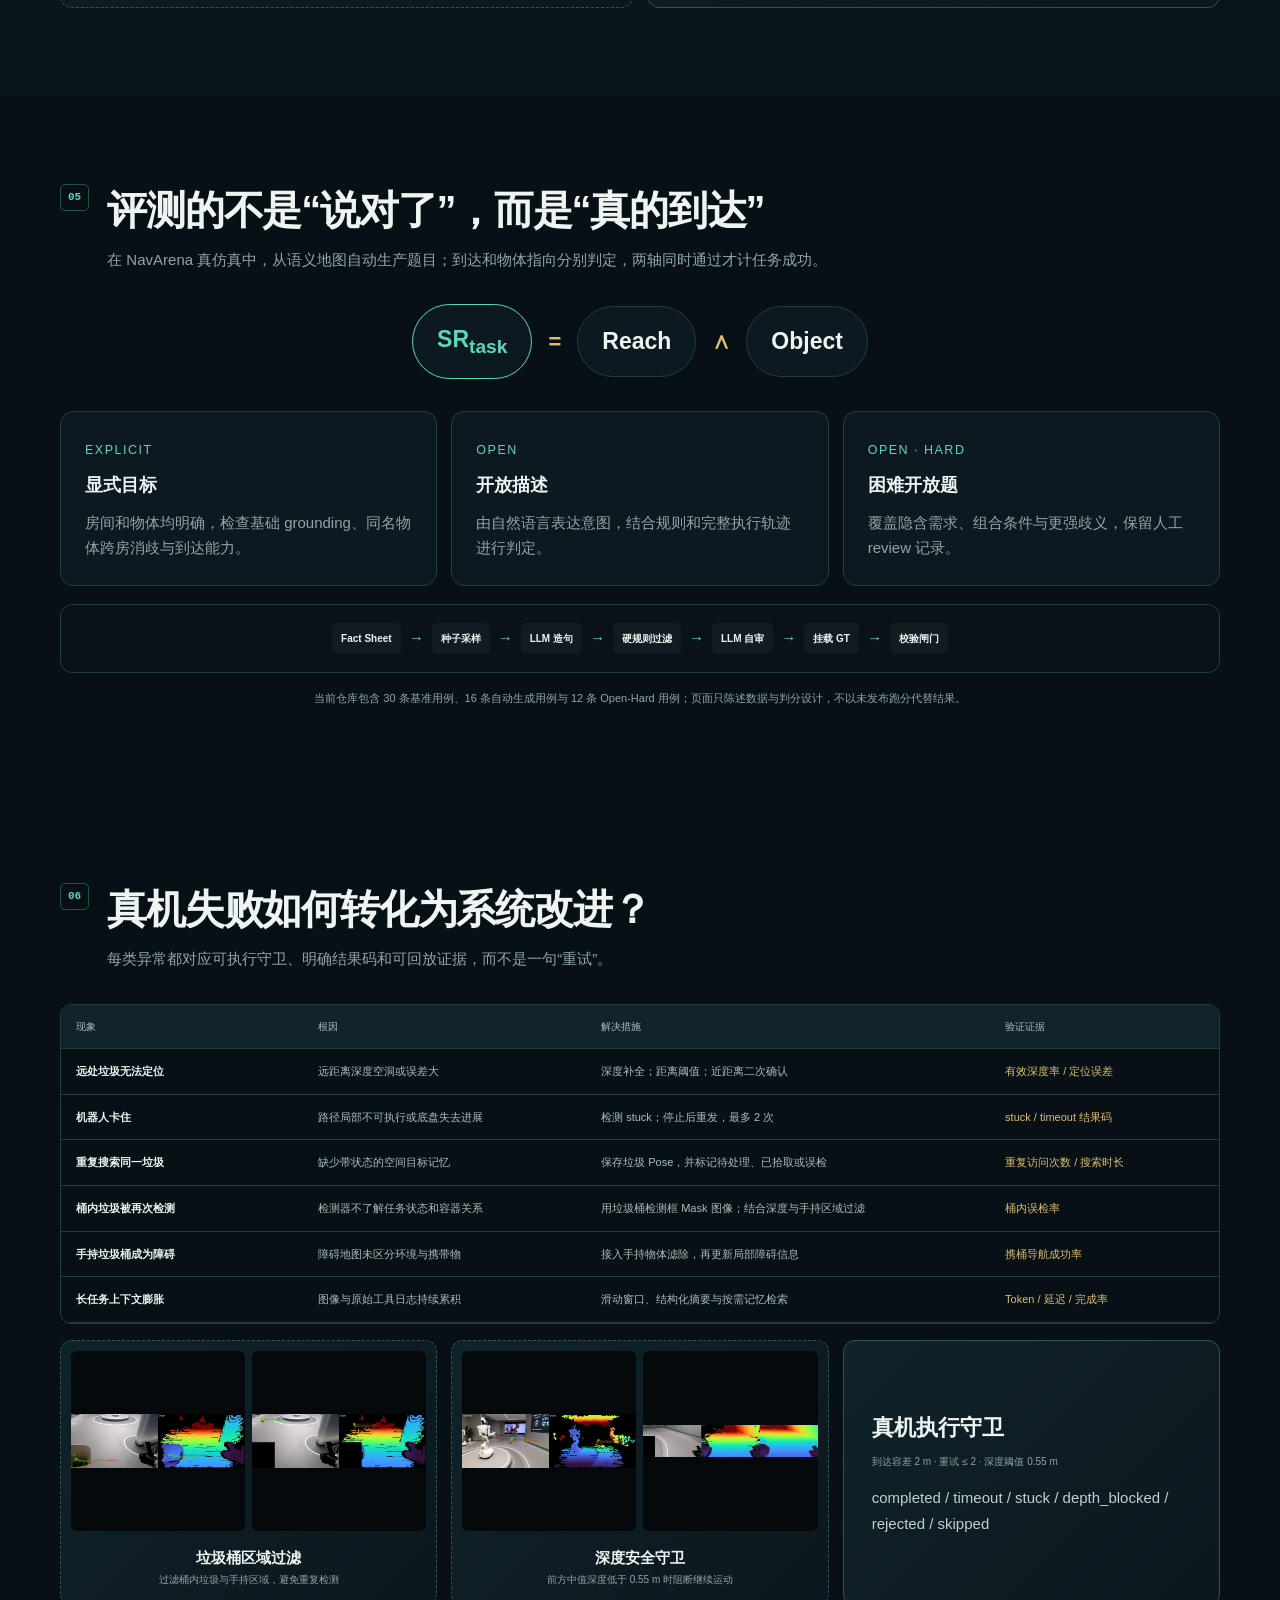
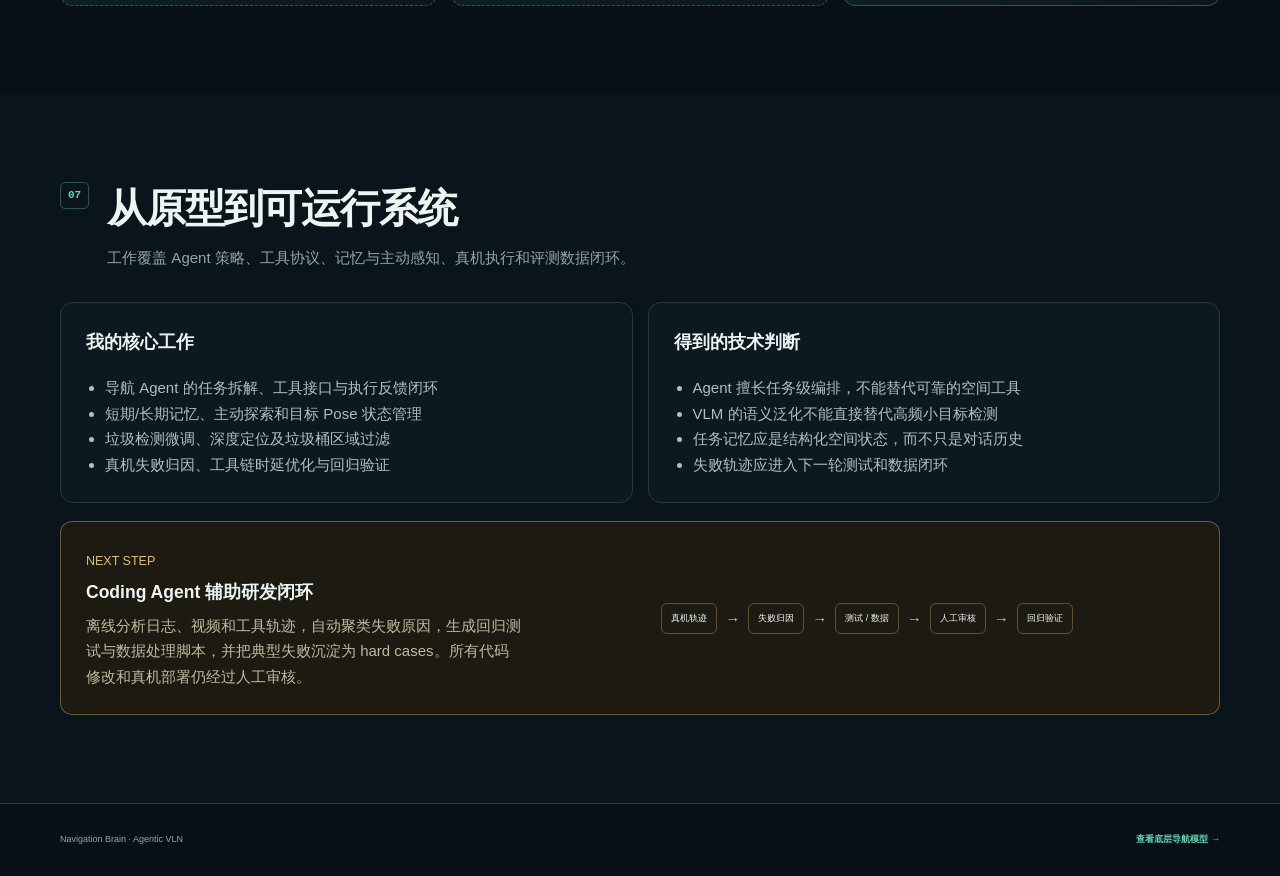
<file: navigation-agent/index.html>
<!doctype html>
<html lang="zh-CN">
<head>
  <meta charset="utf-8">
  <meta name="viewport" content="width=device-width,initial-scale=1">
  <meta name="description" content="Navigation Brain：将自然语言任务转为可执行导航子任务，并在仿真与真机形成可审计闭环">
  <title>Navigation Brain · 任务级具身智能</title>
  <link rel="stylesheet" href="style.css">
  <link rel="stylesheet" href="media.css">
</head>
<body>
  <header class="topbar">
    <a class="brand" href="#top">Navigation Brain</a>
    <nav><a href="#why">定位</a><a href="#task">真机</a><a href="#system">系统</a><a href="#evaluation">评测</a><a href="#failures">复盘</a></nav>
    <button id="presentBtn" type="button">演示模式</button>
  </header>

  <main id="top">
    <section class="hero chapter">
      <div class="hero-copy">
        <span class="eyebrow">AGENTIC VLN · PLAN × ACT × VERIFY</span>
        <h1>把一句自然语言，<br><em>变成可验证的行动链</em></h1>
        <p class="lead">面向开放室内环境的任务级导航大脑：理解意图，拆分 point / object goal，组合记忆、视觉、探索与真机控制工具，并在每次真实反馈后重新决策。</p>
        <div class="actions"><a class="primary" href="#task">查看任务闭环</a><a href="#failures">查看失败复盘</a></div>
      </div>
      <div class="hero-map" aria-label="全屋清洁任务轨迹示意">
        <div class="room a">客厅<span>垃圾 01</span></div><div class="room b">走廊</div><div class="room c">卧室<span>垃圾 02</span></div><div class="room d">厨房<b>垃圾桶</b></div>
        <i class="route one"></i><i class="route two"></i><div class="bot">AGENT</div>
      </div>
      <div class="facts">
        <div><small>决策方式</small><b>一步一行动的 ReAct</b></div><div><small>任务接口</small><b>Point Goal + Object Goal</b></div>
        <div><small>评测原则</small><b>Reach ∧ Object</b></div><div><small>工程规模</small><b>207 Python · 50 Test Files</b></div>
      </div>
    </section>

    <section class="chapter" id="why">
      <div class="heading"><span>01</span><div><h2>为什么导航需要 Agent？</h2><p>导航解决“如何到达”，Agent 负责理解“要做什么、先做什么，以及失败后怎么办”。</p></div></div>
      <div class="comparison">
        <article><small>TRADITIONAL NAVIGATION</small><h3>成熟能力，封装为工具</h3><ul><li>定位、建图与路径规划</li><li>给定目标点后的运动控制</li><li>局部避障与到达判断</li></ul></article>
        <article class="accent"><small>AGENT LAYER</small><h3>补齐任务级决策</h3><ul><li>理解模糊、语义化需求</li><li>拆分有先后依赖的子任务</li><li>结合视觉、记忆主动探索</li><li>根据工具反馈重规划并终止任务</li></ul></article>
      </div>
      <div class="capabilities">
        <article><b>语义理解</b><p>把“把全屋垃圾收起来”转化为可执行目标，而不是要求用户给出坐标。</p></article>
        <article><b>分层记忆</b><p>短期保存当前目标与最近观察，长期保存物体 Pose、探索区域和处理状态。</p></article>
        <article><b>主动探索</b><p>地图检索未命中时，结合视觉推理与覆盖状态选择下一处搜索区域。</p></article>
        <article><b>失败恢复</b><p>工具失败后保留原因，调整接近点、观察位姿或搜索策略再执行。</p></article>
        <article><b>任务泛化</b><p>同一组工具可组合出新的任务流程，减少为语义异常逐项手写分支。</p></article>
      </div>
      <aside class="corner"><b>Corner Case</b><span>已知位置没有垃圾桶</span><i>→</i><span>检测结果为空</span><i>→</i><span>切换主动探索</span><i>→</i><span>发现候选并继续任务</span></aside>
    </section>

    <section class="chapter tint" id="task">
      <div class="heading"><span>02</span><div><h2>为什么选择“全屋捡垃圾”？</h2><p>它不是单点能力演示，而是一条能够同时暴露感知、导航、操作、记忆和任务规划问题的完整链路。</p></div></div>
      <div class="media main-media has-video"><video controls preload="metadata" playsinline><source src="demo-web.mp4" type="video/mp4">当前浏览器不支持 MP4 视频。</video><div class="media-caption"><b>全屋捡垃圾 · 3× 加速 Demo</b><span>720p 网页压缩版 · 原始任务约 8 分 51 秒</span></div></div>
      <div class="why-demo"><span>顺序约束</span><span>未知目标数量</span><span>多工具协同</span><span>动态物体位置</span><span>错误逐级传播</span><span>终止条件判断</span></div>
      <div class="timeline">
        <article><i>01</i><b>寻找垃圾桶</b><p>优先查空间记忆，未命中则探索；检测确认目标。</p><small>检索 · 检测 · 探索</small></article>
        <article><i>02</i><b>靠近并拿起</b><p>生成可达接近点，导航到位后调用抓取能力。</p><small>接近点 · 导航 · 操作</small></article>
        <article><i>03</i><b>全屋找垃圾</b><p>结合房间覆盖状态搜索，避免回到已完成区域。</p><small>视觉 · 覆盖记忆</small></article>
        <article><i>04</i><b>定位与拾取</b><p>检测小目标，结合深度获得三维位置并执行拾取。</p><small>YOLO-World · Depth</small></article>
        <article><i>05</i><b>投入垃圾桶</b><p>过滤手持桶区域，避免把桶内垃圾识别成新目标。</p><small>Mask · 手持物体滤除</small></article>
        <article><i>06</i><b>继续或结束</b><p>检查未处理目标和探索覆盖，完成后把桶放回。</p><small>状态检查 · 终止判断</small></article>
      </div>
    </section>

    <section class="chapter" id="system">
      <div class="heading"><span>03</span><div><h2>Agent 如何组织这些能力？</h2><p>高层只处理任务状态和工具选择；底层导航、感知与操作保持模块化、可观测和可验证。</p></div></div>
      <div class="architecture">
        <div class="node input">用户需求<br><small>“把全屋垃圾收进垃圾桶”</small></div><i>↓</i>
        <div class="agent"><small>任务大脑</small><b>ReAct Agent</b><div><span>观察</span><span>推理</span><span>行动</span><span>检查</span></div></div><i>↓</i>
        <div class="memory-row"><div><b>短期记忆</b><small>当前目标 · 最近图像<br>工具结果 · 执行状态</small></div><div><b>长期记忆</b><small>垃圾 / 桶 Pose · 已探索区域<br>处理状态 · 失败经验</small></div></div><i>↓</i>
        <div class="tools"><div><b>语义地图</b><small>检索 · 空间记忆</small></div><div><b>视觉感知</b><small>检测 · VLM · 深度</small></div><div><b>导航</b><small>接近点 · 规划 · 控制</small></div><div><b>操作</b><small>抓取 · 投放 · 放回</small></div></div>
      </div>
      <blockquote>Agent 能完成编排与重规划，但系统上限最终由可调用工具的可靠性决定。</blockquote>
    </section>

    <section class="chapter tint" id="decisions">
      <div class="heading"><span>04</span><div><h2>关键技术决策</h2><p>不追求所有问题都交给大模型，而是根据频率、稳定性和空间精度选择合适工具。</p></div></div>
      <div class="decision-grid">
        <article><span>GROUNDING</span><h3>地图没写，不等于世界里没有</h3><p>语义库用于给出可靠先验；检索未命中时，Agent 进入相关房间并调用视觉或 NBV 主动观察，避免把“未知”误判成“不存在”。</p><div class="evidence"><b>Map → Vision → Evidence</b><small>先检索 · 再观察 · 最后下结论</small></div></article>
        <article><span>MEMORY</span><h3>记忆是空间状态，不是聊天记录</h3><p>Map 保存环境真值，working buffer 保存当前会话，长期经验按需召回；关键帧作为视觉记忆独立索引，不让原始观察淹没上下文。</p><div class="evidence"><b>Index before Recall</b><small>结构化索引 · Entity Link · 按需读取</small></div></article>
        <article><span>ACTIVE VISION</span><h3>LLM 低频决策，感知服务高频闭环</h3><p>Target-driven Semantic NBV 在房间级体素地图中选择下一观察位姿；RGB-D、位姿与局部建图留在服务侧，不把大块传感数据塞进 LLM。</p><div class="evidence"><b>Room → Frontier → NBV</b><small>语义目标驱动 · 有状态探索</small></div></article>
      </div>
      <div class="media-pair"><figure class="media image-media"><img src="assets/agent-flow.png" alt="导航 Agent 任务流程图"><figcaption><b>Agent 任务流程</b><span>从任务规划到感知、导航和操作工具执行</span></figcaption></figure><div class="media evidence-panel"><b>每次运行都能被复盘</b><span>reasoning.jsonl · reasoning.md · summary · 审计帧</span><p>思考、工具调用、真实下发子任务与观察结果按步保存，评测与故障定位使用同一条证据链。</p></div></div>
    </section>

    <section class="chapter" id="evaluation">
      <div class="heading"><span>05</span><div><h2>评测的不是“说对了”，而是“真的到达”</h2><p>在 NavArena 真仿真中，从语义地图自动生产题目；到达和物体指向分别判定，两轴同时通过才计任务成功。</p></div></div>
      <div class="eval-equation"><span>SR<sub>task</sub></span><b>=</b><span>Reach</span><b>∧</b><span>Object</span></div>
      <div class="eval-grid">
        <article><small>EXPLICIT</small><h3>显式目标</h3><p>房间和物体均明确，检查基础 grounding、同名物体跨房消歧与到达能力。</p></article>
        <article><small>OPEN</small><h3>开放描述</h3><p>由自然语言表达意图，结合规则和完整执行轨迹进行判定。</p></article>
        <article><small>OPEN · HARD</small><h3>困难开放题</h3><p>覆盖隐含需求、组合条件与更强歧义，保留人工 review 记录。</p></article>
      </div>
      <div class="pipeline"><b>Fact Sheet</b><i>→</i><b>种子采样</b><i>→</i><b>LLM 造句</b><i>→</i><b>硬规则过滤</b><i>→</i><b>LLM 自审</b><i>→</i><b>挂载 GT</b><i>→</i><b>校验闸门</b></div>
      <p class="source-note">当前仓库包含 30 条基准用例、16 条自动生成用例与 12 条 Open-Hard 用例；页面只陈述数据与判分设计，不以未发布跑分代替结果。</p>
    </section>

    <section class="chapter" id="failures">
      <div class="heading"><span>06</span><div><h2>真机失败如何转化为系统改进？</h2><p>每类异常都对应可执行守卫、明确结果码和可回放证据，而不是一句“重试”。</p></div></div>
      <div class="failure-table">
        <div class="table-head"><span>现象</span><span>根因</span><span>解决措施</span><span>验证证据</span></div>
        <div><b>远处垃圾无法定位</b><span>远距离深度空洞或误差大</span><span>深度补全；距离阈值；近距离二次确认</span><em>有效深度率 / 定位误差</em></div>
        <div><b>机器人卡住</b><span>路径局部不可执行或底盘失去进展</span><span>检测 stuck；停止后重发，最多 2 次</span><em>stuck / timeout 结果码</em></div>
        <div><b>重复搜索同一垃圾</b><span>缺少带状态的空间目标记忆</span><span>保存垃圾 Pose，并标记待处理、已拾取或误检</span><em>重复访问次数 / 搜索时长</em></div>
        <div><b>桶内垃圾被再次检测</b><span>检测器不了解任务状态和容器关系</span><span>用垃圾桶检测框 Mask 图像；结合深度与手持区域过滤</span><em>桶内误检率</em></div>
        <div><b>手持垃圾桶成为障碍</b><span>障碍地图未区分环境与携带物</span><span>接入手持物体滤除，再更新局部障碍信息</span><em>携桶导航成功率</em></div>
        <div><b>长任务上下文膨胀</b><span>图像与原始工具日志持续累积</span><span>滑动窗口、结构化摘要与按需记忆检索</span><em>Token / 延迟 / 完成率</em></div>
      </div>
      <div class="failure-media"><figure class="media image-media"><div class="image-pair"><img src="assets/filter-before.jpg" alt="垃圾桶区域过滤前"><img src="assets/filter-after.jpg" alt="垃圾桶区域过滤后"></div><figcaption><b>垃圾桶区域过滤</b><span>过滤桶内垃圾与手持区域，避免重复检测</span></figcaption></figure><figure class="media image-media"><div class="image-pair"><img src="assets/depth-hole.jpg" alt="存在空洞的深度图"><img src="assets/depth-completed.png" alt="深度补全结果"></div><figcaption><b>深度安全守卫</b><span>前方中值深度低于 0.55 m 时阻断继续运动</span></figcaption></figure><div class="media guard-card"><b>真机执行守卫</b><span>到达容差 2 m · 重试 ≤ 2 · 深度阈值 0.55 m</span><p>completed / timeout / stuck / depth_blocked / rejected / skipped</p></div></div>
    </section>

    <section class="chapter tint" id="contribution">
      <div class="heading"><span>07</span><div><h2>从原型到可运行系统</h2><p>工作覆盖 Agent 策略、工具协议、记忆与主动感知、真机执行和评测数据闭环。</p></div></div>
      <div class="contribution-grid">
        <article><h3>我的核心工作</h3><ul><li>导航 Agent 的任务拆解、工具接口与执行反馈闭环</li><li>短期/长期记忆、主动探索和目标 Pose 状态管理</li><li>垃圾检测微调、深度定位及垃圾桶区域过滤</li><li>真机失败归因、工具链时延优化与回归验证</li></ul></article>
        <article><h3>得到的技术判断</h3><ul><li>Agent 擅长任务级编排，不能替代可靠的空间工具</li><li>VLM 的语义泛化不能直接替代高频小目标检测</li><li>任务记忆应是结构化空间状态，而不只是对话历史</li><li>失败轨迹应进入下一轮测试和数据闭环</li></ul></article>
      </div>
      <div class="next"><div><small>NEXT STEP</small><h3>Coding Agent 辅助研发闭环</h3><p>离线分析日志、视频和工具轨迹，自动聚类失败原因，生成回归测试与数据处理脚本，并把典型失败沉淀为 hard cases。所有代码修改和真机部署仍经过人工审核。</p></div><div class="next-flow"><span>真机轨迹</span><i>→</i><span>失败归因</span><i>→</i><span>测试 / 数据</span><i>→</i><span>人工审核</span><i>→</i><span>回归验证</span></div></div>
    </section>
  </main>
  <footer><span>Navigation Brain · Agentic VLN</span><a href="../zbl-navigation/">查看底层导航模型 →</a></footer>
  <div class="toast" id="toast" role="status"></div>
  <script src="app.js"></script>
</body>
</html>
</file>
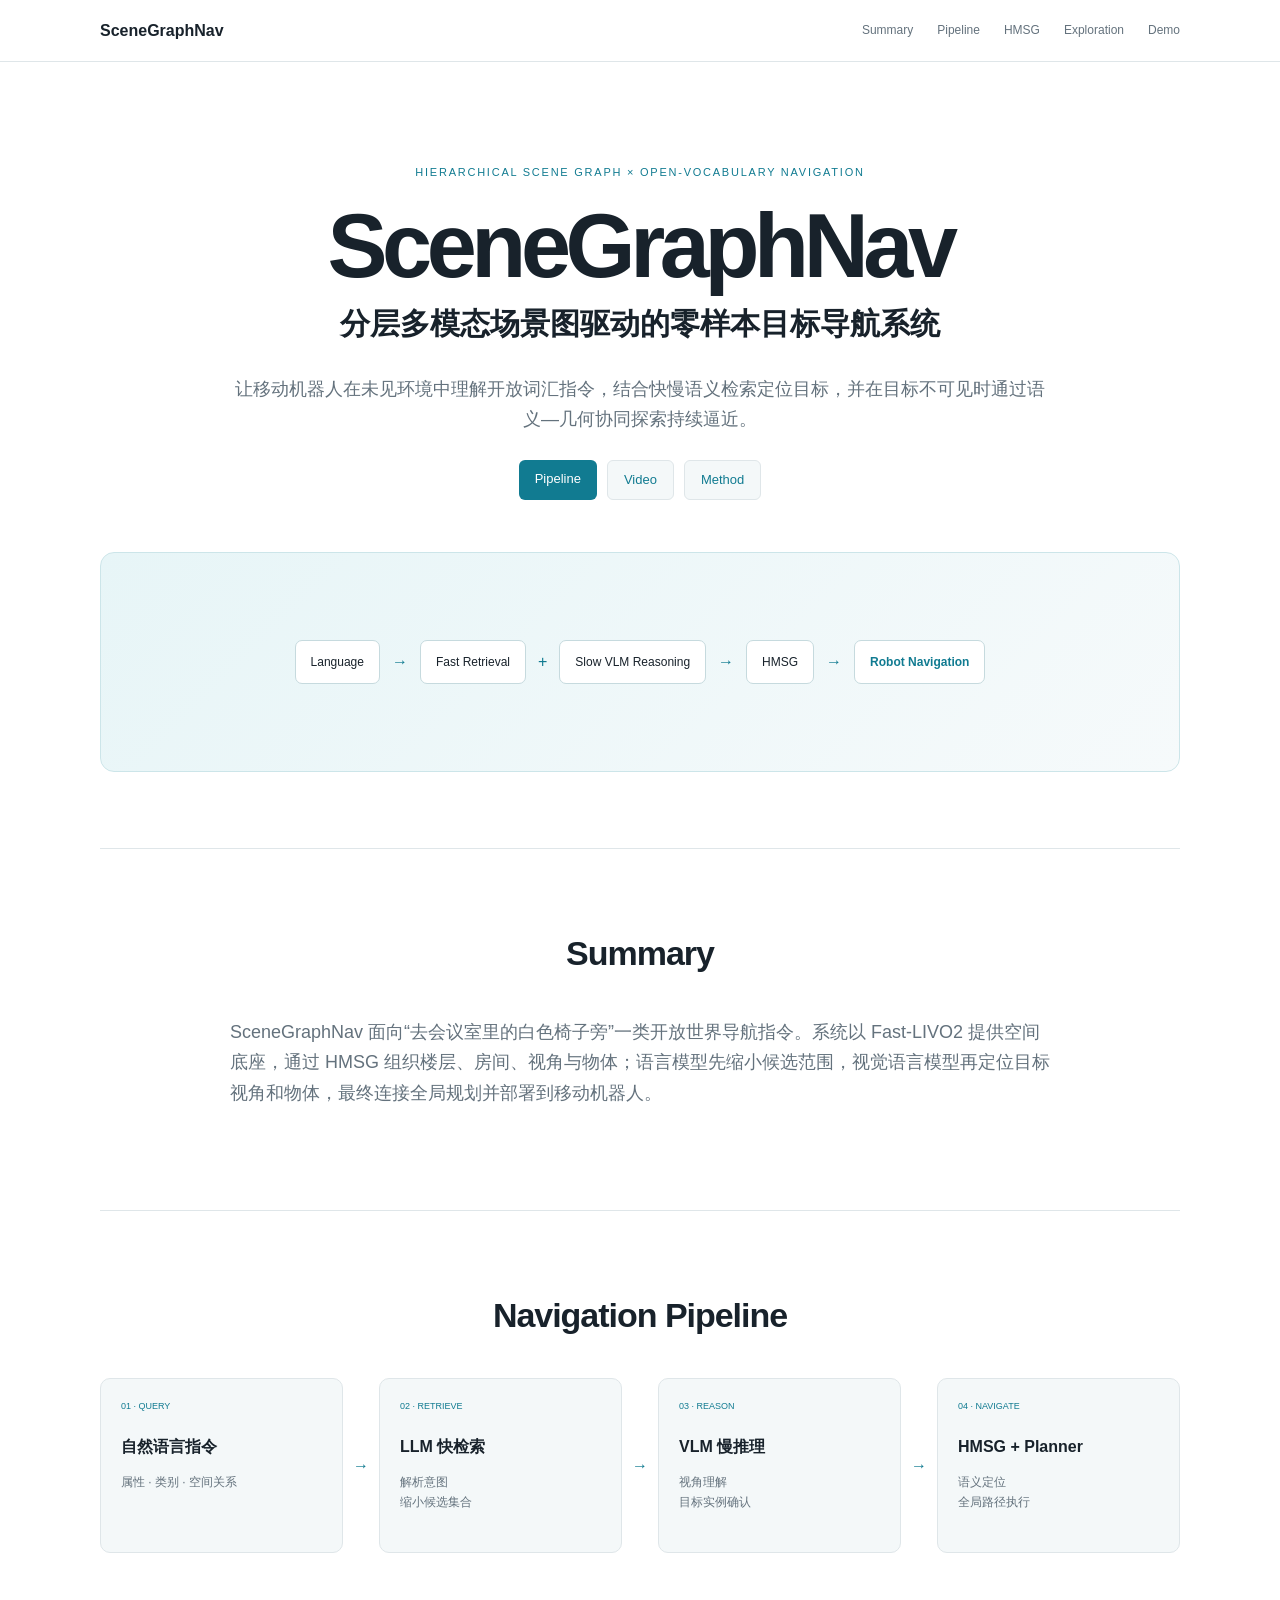
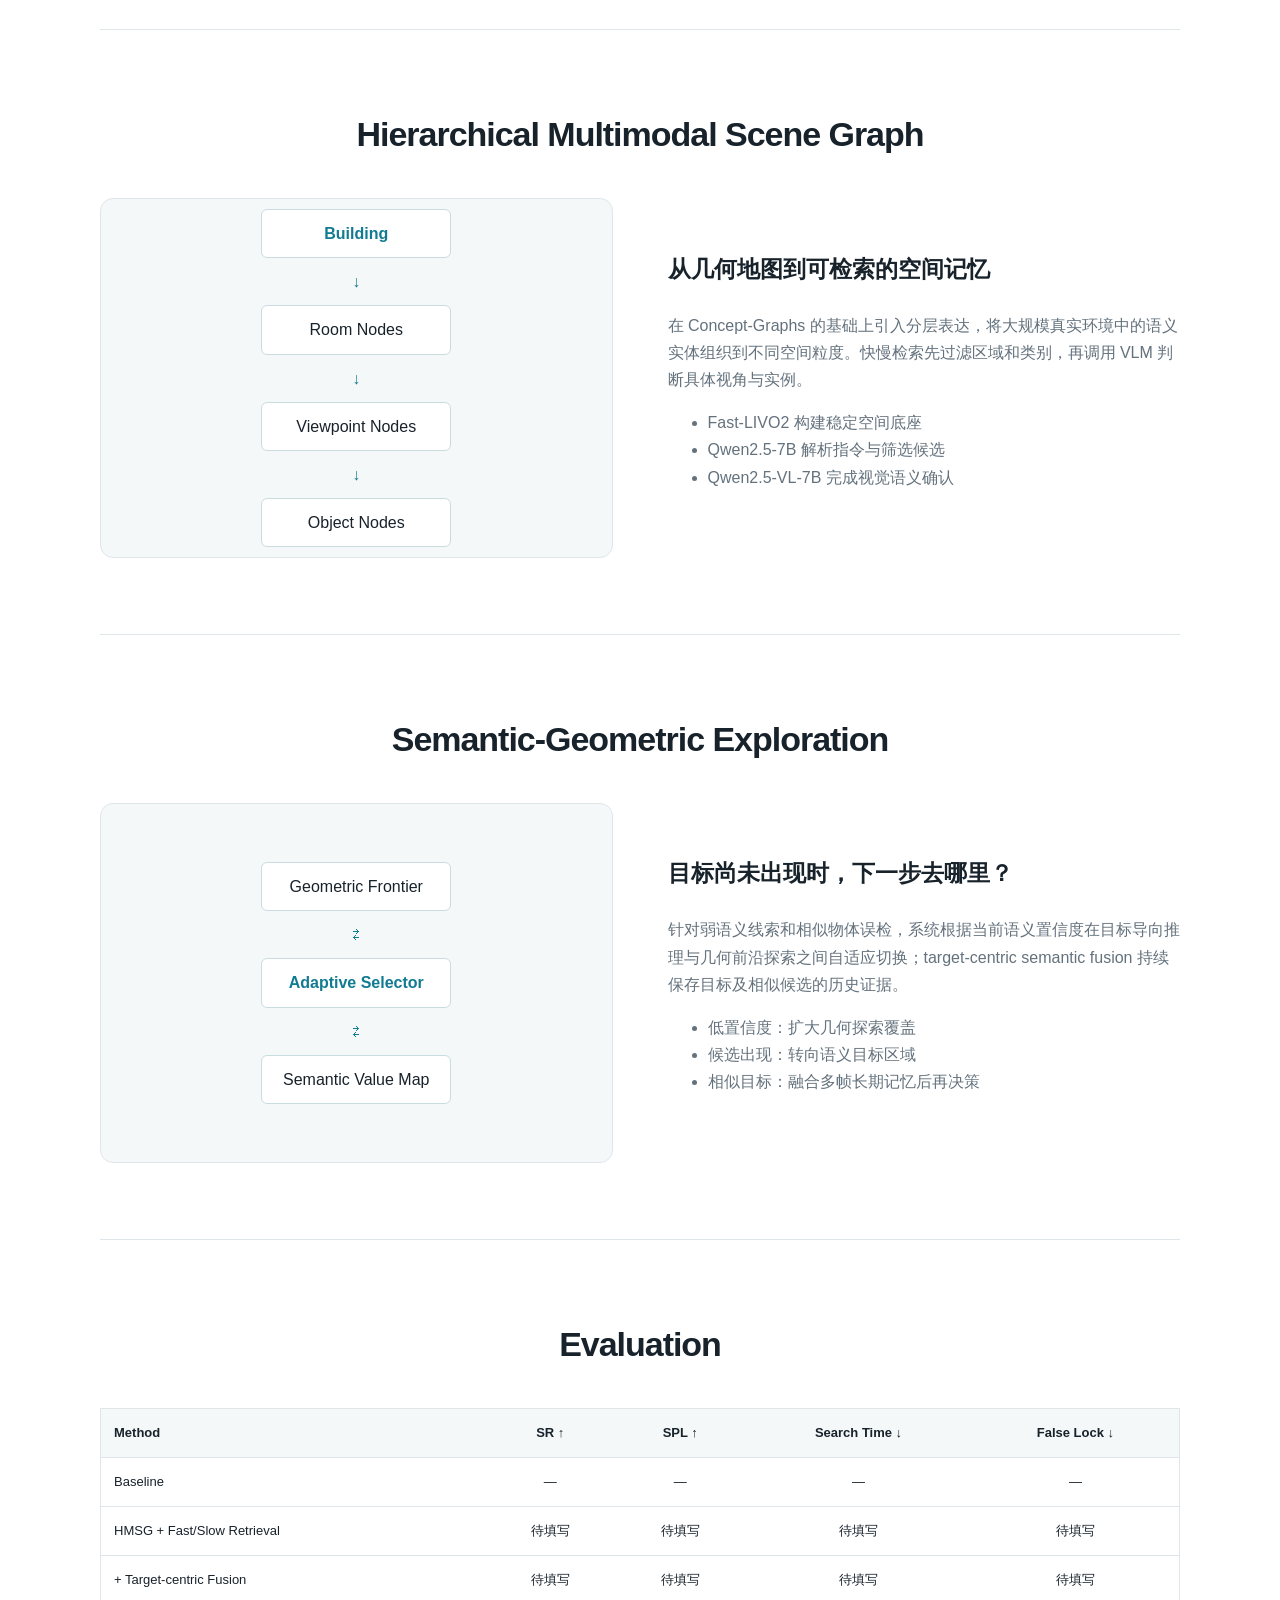
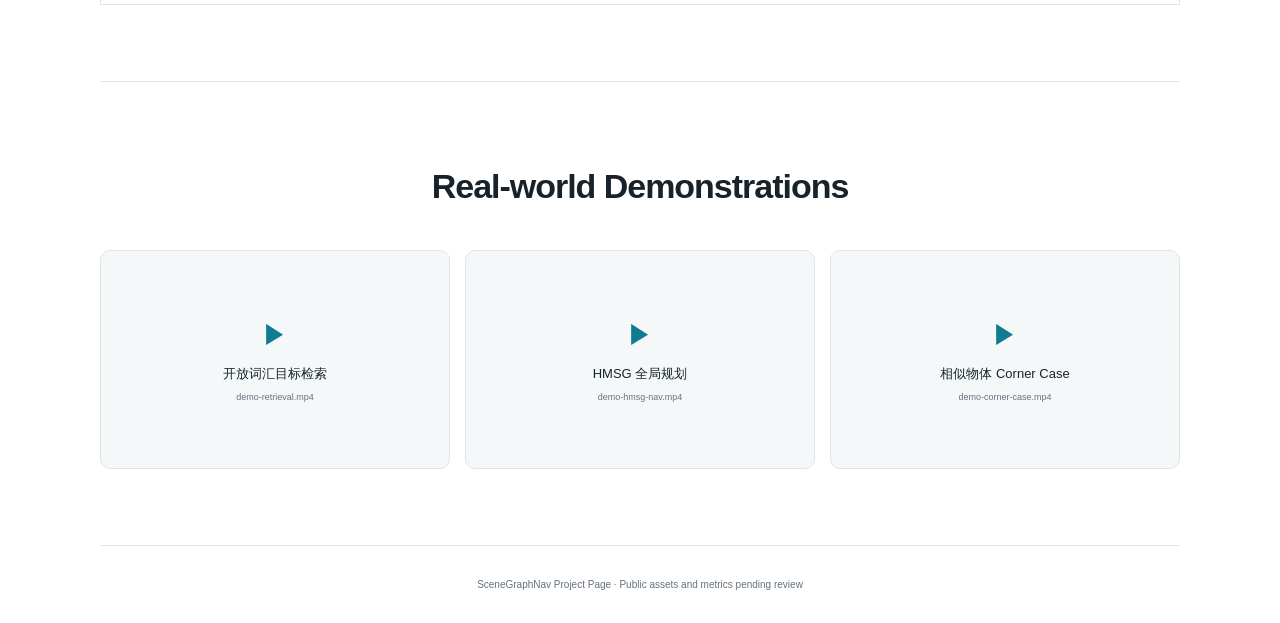
<file: zex-navigation/index.html>
<!doctype html>
<html lang="zh-CN"><head><meta charset="utf-8"><meta name="viewport" content="width=device-width,initial-scale=1"><meta name="description" content="SceneGraphNav：分层场景图驱动的零样本目标导航系统"><title>SceneGraphNav · Zero-shot Object Navigation</title><link rel="stylesheet" href="style.css"></head>
<body><header><a href="#top">SceneGraphNav</a><nav><a href="#summary">Summary</a><a href="#pipeline">Pipeline</a><a href="#hmsg">HMSG</a><a href="#vlfm">Exploration</a><a href="#demo">Demo</a></nav></header>
<main id="top">
  <section class="hero"><span class="label">HIERARCHICAL SCENE GRAPH × OPEN-VOCABULARY NAVIGATION</span><h1>SceneGraphNav</h1><p class="subtitle">分层多模态场景图驱动的零样本目标导航系统</p><p class="abstract">让移动机器人在未见环境中理解开放词汇指令，结合快慢语义检索定位目标，并在目标不可见时通过语义—几何协同探索持续逼近。</p><div class="links"><a href="#pipeline">Pipeline</a><a href="#demo">Video</a><a href="#hmsg">Method</a></div><div class="teaser scene"><span>Language</span><i>→</i><span>Fast Retrieval</span><i>+</i><span>Slow VLM Reasoning</span><i>→</i><span>HMSG</span><i>→</i><b>Robot Navigation</b></div></section>
  <section id="summary"><h2>Summary</h2><p class="lead">SceneGraphNav 面向“去会议室里的白色椅子旁”一类开放世界导航指令。系统以 Fast-LIVO2 提供空间底座，通过 HMSG 组织楼层、房间、视角与物体；语言模型先缩小候选范围，视觉语言模型再定位目标视角和物体，最终连接全局规划并部署到移动机器人。</p></section>
  <section id="pipeline"><h2>Navigation Pipeline</h2><div class="pipeline"><article><small>01 · QUERY</small><b>自然语言指令</b><p>属性 · 类别 · 空间关系</p></article><i>→</i><article><small>02 · RETRIEVE</small><b>LLM 快检索</b><p>解析意图<br>缩小候选集合</p></article><i>→</i><article><small>03 · REASON</small><b>VLM 慢推理</b><p>视角理解<br>目标实例确认</p></article><i>→</i><article><small>04 · NAVIGATE</small><b>HMSG + Planner</b><p>语义定位<br>全局路径执行</p></article></div></section>
  <section id="hmsg"><h2>Hierarchical Multimodal Scene Graph</h2><div class="split"><div class="figure graph"><b>Building</b><i>↓</i><span>Room Nodes</span><i>↓</i><span>Viewpoint Nodes</span><i>↓</i><span>Object Nodes</span></div><div><h3>从几何地图到可检索的空间记忆</h3><p>在 Concept-Graphs 的基础上引入分层表达，将大规模真实环境中的语义实体组织到不同空间粒度。快慢检索先过滤区域和类别，再调用 VLM 判断具体视角与实例。</p><ul><li>Fast-LIVO2 构建稳定空间底座</li><li>Qwen2.5-7B 解析指令与筛选候选</li><li>Qwen2.5-VL-7B 完成视觉语义确认</li></ul></div></div></section>
  <section id="vlfm"><h2>Semantic-Geometric Exploration</h2><div class="split reverse"><div><h3>目标尚未出现时，下一步去哪里？</h3><p>针对弱语义线索和相似物体误检，系统根据当前语义置信度在目标导向推理与几何前沿探索之间自适应切换；target-centric semantic fusion 持续保存目标及相似候选的历史证据。</p><ul><li>低置信度：扩大几何探索覆盖</li><li>候选出现：转向语义目标区域</li><li>相似目标：融合多帧长期记忆后再决策</li></ul></div><div class="figure"><span>Geometric Frontier</span><i>⇄</i><b>Adaptive Selector</b><i>⇄</i><span>Semantic Value Map</span></div></div></section>
  <section id="results"><h2>Evaluation</h2><table><thead><tr><th>Method</th><th>SR ↑</th><th>SPL ↑</th><th>Search Time ↓</th><th>False Lock ↓</th></tr></thead><tbody><tr><td>Baseline</td><td>—</td><td>—</td><td>—</td><td>—</td></tr><tr><td>HMSG + Fast/Slow Retrieval</td><td>待填写</td><td>待填写</td><td>待填写</td><td>待填写</td></tr><tr><td>+ Target-centric Fusion</td><td>待填写</td><td>待填写</td><td>待填写</td><td>待填写</td></tr></tbody></table></section>
  <section id="demo"><h2>Real-world Demonstrations</h2><div class="demos"><div>▶<span>开放词汇目标检索</span><small>demo-retrieval.mp4</small></div><div>▶<span>HMSG 全局规划</span><small>demo-hmsg-nav.mp4</small></div><div>▶<span>相似物体 Corner Case</span><small>demo-corner-case.mp4</small></div></div></section>
</main><footer>SceneGraphNav Project Page · Public assets and metrics pending review</footer></body></html>
</file>
<file: jd-embodied/style.css>
:root{--bg:#f4f2ec;--ink:#17201e;--muted:#68736f;--line:#d6d7cf;--card:#fbfaf6;--dark:#111917;--green:#14a673;--lime:#c7f04a;--orange:#ff6d47;--max:1220px}*{box-sizing:border-box}html{scroll-behavior:smooth;scroll-padding-top:72px}body{margin:0;background:var(--bg);color:var(--ink);font:15px/1.7 Inter,-apple-system,BlinkMacSystemFont,"PingFang SC","Microsoft YaHei",sans-serif}a{color:inherit}header{position:sticky;top:0;z-index:20;height:66px;display:flex;align-items:center;padding:0 max(22px,calc((100vw - var(--max))/2));background:#111917ef;color:white;border-bottom:1px solid #ffffff18;backdrop-filter:blur(15px)}.brand{display:flex;align-items:center;gap:9px;text-decoration:none;font-weight:800;letter-spacing:.1em}.brand i{width:9px;height:9px;border-radius:50%;background:var(--lime);box-shadow:0 0 14px var(--lime)}nav{display:flex;gap:24px;margin-left:auto}nav a{font:650 9px monospace;letter-spacing:.08em;text-decoration:none;color:#a9b3af}nav a:hover{color:var(--lime)}main{overflow:hidden}.section{width:min(var(--max),calc(100% - 42px));margin:auto;padding:96px 0}.section.dark{width:100%;max-width:none;padding-left:max(21px,calc((100vw - var(--max))/2));padding-right:max(21px,calc((100vw - var(--max))/2));background:var(--dark);color:white}.hero{min-height:calc(100vh - 66px);display:grid;grid-template-columns:1.05fr .95fr;gap:60px;padding:95px max(22px,calc((100vw - var(--max))/2)) 0;background:var(--dark);color:white}.hero-copy{align-self:center;padding-bottom:60px}.kicker{color:var(--lime);font:700 10px monospace;letter-spacing:.13em}.hero h1{font-size:clamp(44px,6vw,78px);line-height:1.06;letter-spacing:-.055em;margin:24px 0}.hero h1 em{font-style:normal;color:var(--lime)}.hero-copy>p{max-width:650px;color:#acb7b3;font-size:17px}.hero-actions{display:flex;gap:8px;margin-top:28px}.hero-actions a{padding:10px 15px;border-radius:99px;background:var(--lime);color:var(--dark);text-decoration:none;font-weight:700}.hero-actions a+a{background:transparent;color:white;border:1px solid #ffffff2d}.hero-console{align-self:center;border:1px solid #ffffff26;background:#0b1210;box-shadow:0 28px 80px #0008}.console-head{display:flex;justify-content:space-between;padding:12px 15px;border-bottom:1px solid #ffffff17;font:9px monospace;color:#82908a}.console-head b{color:var(--lime)}.console-view{position:relative;height:320px;overflow:hidden;background:linear-gradient(180deg,#32433e 0 42%,#1e2825 43%);perspective:350px}.console-view:before{content:"";position:absolute;inset:42% -20% -40%;background:linear-gradient(#c7f04a14 1px,transparent 1px),linear-gradient(90deg,#c7f04a14 1px,transparent 1px);background-size:35px 35px;transform:rotateX(56deg)}.scan{position:absolute;inset:0;background:linear-gradient(transparent 49%,#c7f04a16 50%,transparent 51%);background-size:100% 9px}.goal{position:absolute;top:34%;left:52%;padding:3px 7px;border:1px solid var(--lime);color:var(--lime);font:9px monospace}.trajectory{position:absolute;left:26%;bottom:0;width:48%;height:62%;border-left:3px solid var(--lime);border-right:3px solid var(--lime);clip-path:polygon(46% 0,54% 0,100% 100%,0 100%)}.robot-dot{position:absolute;left:50%;bottom:13%;width:12px;height:12px;border-radius:50%;background:var(--orange);box-shadow:0 0 20px var(--orange)}.console-flow{display:flex;align-items:center;justify-content:center;gap:10px;padding:15px}.console-flow span{padding:5px 8px;border:1px solid #ffffff20;font:9px monospace}.console-flow i{color:var(--lime);font-style:normal}.hero-metrics{grid-column:1/-1;display:grid;grid-template-columns:repeat(4,1fr);margin:0 calc(-1 * max(22px,calc((100vw - var(--max))/2)));padding:0 max(22px,calc((100vw - var(--max))/2));background:var(--lime);color:var(--dark)}.hero-metrics div{padding:19px;border-right:1px solid #11191722}.hero-metrics b,.hero-metrics span{display:block}.hero-metrics b{font-size:22px}.hero-metrics span{font-size:10px}.section-title{display:flex;gap:24px;margin-bottom:38px}.section-title>span{padding-top:8px;color:var(--green);font:700 10px monospace;white-space:nowrap}.dark .section-title>span{color:var(--lime)}.section-title h2{margin:0 0 5px;font-size:clamp(30px,4vw,48px);line-height:1.15;letter-spacing:-.04em}.section-title p{margin:0;color:var(--muted);font-size:16px}.dark .section-title p{color:#98a39f}.loop{display:grid;grid-template-columns:1fr auto 1fr auto 1fr auto 1fr;gap:10px;align-items:center}.loop article{min-height:190px;padding:24px;border:1px solid var(--line);background:var(--card)}.loop small{color:var(--green);font:700 9px monospace}.loop b{display:block;margin:32px 0 7px;font-size:18px}.loop p{color:var(--muted);font-size:12px}.loop>i{color:var(--green);font-style:normal}.resume-map{display:flex;align-items:center;gap:7px;flex-wrap:wrap;margin-top:18px;padding:16px;background:#e3efc8}.resume-map b{margin-right:auto}.resume-map span{padding:5px 8px;border:1px solid #17201e33;font:9px monospace}.architecture{margin:0;background:white;border:1px solid #ffffff24}.architecture img{display:block;width:100%;height:auto}.architecture figcaption,.evidence figcaption{padding:10px 14px;color:#66736e;font-size:10px}.robot-stages{display:grid;grid-template-columns:repeat(4,1fr);margin-top:14px;border:1px solid #ffffff20}.robot-stages article{padding:22px;border-right:1px solid #ffffff20}.robot-stages span{color:var(--lime);font:700 10px monospace}.robot-stages h3{margin:27px 0 5px}.robot-stages p{color:#9ba6a2;font-size:12px}.benchmark-head{display:flex;justify-content:space-between;align-items:end;margin:70px 0 18px}.benchmark-head span{color:var(--lime);font:9px monospace}.benchmark-head h3{font-size:28px;margin:5px 0}.benchmark-head p{max-width:480px;color:#9aa49f}.bench-grid{display:grid;grid-template-columns:repeat(3,1fr);gap:10px}.bench{padding:23px;border:1px solid #ffffff22;background:#18221f}.bench.featured{background:#dff4aa;color:var(--dark)}.bench small,.bench b,.bench span{display:block}.bench small{color:var(--lime);font:9px monospace}.bench.featured small{color:#3e6f29}.bench b{font-size:34px}.bench span,.bench p{color:#99a49f}.bench.featured span,.bench.featured p{color:#53604e}.bench p{font-size:11px}.bar{height:5px;margin:14px 0;background:#ffffff17}.bar i{display:block;height:100%;background:var(--lime)}.bench.featured .bar{background:#17201e22}.bench.featured .bar i{background:var(--green)}.latency{display:grid;grid-template-columns:repeat(3,150px) 1fr;gap:10px;margin-top:10px}.latency>div,.latency>p{margin:0;padding:16px;border:1px solid #ffffff1c}.latency b,.latency span{display:block}.latency b{font-size:20px}.latency span{color:#8f9995;font-size:9px}.latency .warn b{color:var(--orange)}.latency p{color:#a1aba7;font-size:11px}.eval-metrics{display:grid;grid-template-columns:repeat(4,1fr);gap:9px}.eval-metrics div{padding:21px;background:var(--dark);color:white}.eval-metrics span,.eval-metrics b,.eval-metrics small{display:block}.eval-metrics span{color:var(--lime);font:9px monospace}.eval-metrics b{font-size:31px}.eval-metrics small{color:#9ea8a4}.evidence{margin:14px 0 0;border:1px solid var(--line);background:#eef2f5}.evidence img{display:block;width:100%}.scenario-grid{display:grid;grid-template-columns:repeat(4,1fr);gap:9px;margin-top:14px}.scenario-grid article{padding:20px;border:1px solid var(--line);background:var(--card)}.scenario-grid b{font-size:31px;color:var(--green)}.scenario-grid h3{margin:11px 0 5px}.scenario-grid p{color:var(--muted);font-size:11px}.data-section{width:100%;max-width:none;padding-left:max(21px,calc((100vw - var(--max))/2));padding-right:max(21px,calc((100vw - var(--max))/2));background:#e8eadf}.data-flow{display:grid;grid-template-columns:repeat(11,auto);gap:7px;align-items:center}.data-flow>div{min-height:115px;padding:15px;border:1px solid #c7cabd;background:var(--card)}.data-flow small,.data-flow b,.data-flow span{display:block}.data-flow small{color:var(--green);font:9px monospace}.data-flow b{margin:15px 0 4px}.data-flow span{font-size:10px;color:var(--muted)}.data-flow>i{color:var(--green);font-style:normal}.data-details{display:grid;grid-template-columns:repeat(3,1fr);gap:10px;margin-top:18px}.data-details article{padding:25px;border:1px solid #c7cabd;background:var(--card)}.data-details article>span{color:var(--green);font:9px monospace}.data-details h3{margin:25px 0 7px}.data-details p,.data-details li{color:var(--muted);font-size:12px}.data-result{display:grid;grid-template-columns:180px 180px 1fr;margin-top:10px;background:var(--dark);color:white}.data-result>div,.data-result>p{padding:20px;margin:0;border-right:1px solid #ffffff1d}.data-result b,.data-result span{display:block}.data-result b{font-size:28px;color:var(--lime)}.data-result span,.data-result p{color:#9fa9a5;font-size:11px}.demos-section{padding-top:96px;padding-bottom:96px}.demo-grid{display:grid;grid-template-columns:1fr 1fr;gap:12px}.demo-grid article{border:1px solid #ffffff20;background:#18221f}.demo-grid video{display:block;width:100%;aspect-ratio:16/9;object-fit:contain;background:#050807}.demo-grid article>div{padding:20px}.demo-grid span{color:var(--lime);font:9px monospace}.demo-grid h3{margin:7px 0}.demo-grid p{color:#98a39f}.demo-grid dl{display:flex;gap:8px;margin:16px 0 0}.demo-grid dl div{padding:6px 9px;border:1px solid #ffffff20}.demo-grid dt{color:#8e9995;font-size:8px}.demo-grid dd{margin:0;font-size:11px}.reflection blockquote{max-width:960px;margin:0;font-size:clamp(28px,4.5vw,50px);font-weight:750;line-height:1.3;letter-spacing:-.035em}.takeaways{display:grid;grid-template-columns:repeat(4,1fr);margin-top:36px;border-top:1px solid var(--line)}.takeaways p{padding:18px;border-right:1px solid var(--line);color:var(--muted)}.takeaways b{display:block;color:var(--green)}footer{display:flex;justify-content:space-between;padding:26px max(22px,calc((100vw - var(--max))/2));background:#080d0c;color:#89948f;font-size:10px}footer b{color:var(--lime)}
@media(max-width:900px){nav{display:none}.hero{grid-template-columns:1fr;padding-top:70px}.hero-console{min-height:0}.hero-metrics{grid-template-columns:1fr 1fr}.loop{grid-template-columns:1fr 1fr}.loop>i{display:none}.robot-stages,.eval-metrics,.scenario-grid,.takeaways{grid-template-columns:1fr 1fr}.bench-grid,.data-details{grid-template-columns:1fr}.latency{grid-template-columns:repeat(3,1fr)}.latency p{grid-column:1/-1}.data-flow{grid-template-columns:1fr}.data-flow>i{text-align:center;transform:rotate(90deg)}.data-result{grid-template-columns:1fr 1fr}.data-result p{grid-column:1/-1}.benchmark-head{display:block}.demo-grid{grid-template-columns:1fr}}
@media(max-width:560px){.section{padding:68px 0}.section-title{display:block}.section-title>span{display:block;margin-bottom:14px}.hero{padding-left:18px;padding-right:18px}.hero h1{font-size:43px}.hero-actions{flex-direction:column;align-items:flex-start}.hero-metrics{margin-left:-18px;margin-right:-18px;padding:0 18px}.console-view{height:250px}.loop,.robot-stages,.eval-metrics,.scenario-grid,.takeaways{grid-template-columns:1fr}.latency{grid-template-columns:1fr}.data-result{grid-template-columns:1fr}.resume-map{align-items:flex-start;flex-direction:column}.demo-grid dl{flex-wrap:wrap}footer{display:grid;gap:5px}}
</file>
<file: navigation-agent/style.css>
:root{--bg:#071015;--panel:#0d1920;--panel2:#11242b;--ink:#edf4f2;--muted:#91a5a6;--line:#243b3f;--accent:#5dd6ba;--gold:#dfbd72;--max:1160px}*{box-sizing:border-box}html{scroll-behavior:smooth;scroll-padding-top:72px}body{margin:0;background:var(--bg);color:var(--ink);font:15px/1.7 Inter,-apple-system,"PingFang SC","Microsoft YaHei",sans-serif}a{color:inherit}.topbar{position:sticky;top:0;z-index:10;height:64px;display:flex;align-items:center;gap:24px;padding:0 max(20px,calc((100vw - var(--max))/2));border-bottom:1px solid #ffffff12;background:#071015df;backdrop-filter:blur(14px)}.brand{text-decoration:none;font-weight:750}.topbar nav{display:flex;gap:20px;margin-left:auto}.topbar nav a{color:var(--muted);font-size:11px;text-decoration:none}.topbar nav a:hover{color:var(--accent)}button,.actions a{border:1px solid var(--line);border-radius:7px;background:var(--panel2);color:var(--ink);padding:8px 13px;font:inherit;text-decoration:none;cursor:pointer}.actions .primary{background:var(--accent);border-color:var(--accent);color:#06110e;font-weight:750}main{overflow:hidden}.chapter{width:min(var(--max),calc(100% - 40px));margin:auto;padding:88px 0}.tint{width:100%;max-width:none;padding-left:max(20px,calc((100vw - var(--max))/2));padding-right:max(20px,calc((100vw - var(--max))/2));background:#0a151b}.hero{display:grid;grid-template-columns:1.05fr .95fr;gap:56px;padding-top:82px}.eyebrow{color:var(--accent);font-size:10px;letter-spacing:.18em}.hero h1{margin:18px 0 22px;font-size:clamp(38px,5.5vw,66px);line-height:1.12;letter-spacing:-.045em}.hero h1 em{color:var(--accent);font-style:normal}.lead{max-width:700px;color:#b4c4c4;font-size:17px}.actions{display:flex;gap:10px;margin-top:28px}.hero-map{position:relative;min-height:430px;display:grid;grid-template-columns:1.2fr .7fr 1fr;grid-template-rows:1fr .8fr;gap:9px;padding:18px;border:1px solid var(--line);border-radius:18px;background:linear-gradient(145deg,#10242b,#09131a);box-shadow:0 32px 80px #0007}.room{position:relative;display:grid;place-items:center;border:1px solid #355258;border-radius:8px;color:var(--muted);font-size:11px}.room span,.room b{position:absolute;padding:4px 7px;border:1px solid var(--gold);color:var(--gold);font-size:8px;right:10px;top:10px}.room.a{grid-row:1/3}.room.b{grid-row:1/3}.room.d b{border-color:var(--accent);color:var(--accent)}.bot{position:absolute;left:23%;bottom:25%;display:grid;place-items:center;width:54px;height:54px;border:2px solid var(--accent);border-radius:50%;background:#09191a;color:var(--accent);font-size:8px;box-shadow:0 0 24px #5dd6ba55}.route{position:absolute;border-top:2px dashed #5dd6ba66;transform-origin:left}.route.one{width:46%;left:27%;bottom:31%;transform:rotate(-18deg)}.route.two{width:26%;left:62%;bottom:46%;transform:rotate(-42deg)}.facts{grid-column:1/-1;display:grid;grid-template-columns:repeat(4,1fr);border:1px solid var(--line);border-radius:11px;overflow:hidden}.facts div{padding:14px 17px;border-right:1px solid var(--line)}.facts div:last-child{border:0}.facts small,.facts b{display:block}.facts small{color:var(--muted);font-size:9px}.facts b{font-size:11px}.heading{display:flex;align-items:flex-start;gap:18px;margin-bottom:32px}.heading>span{padding:7px;border:1px solid #5dd6ba55;border-radius:5px;color:var(--accent);font:600 11px/1 monospace}.heading h2{margin:-8px 0 3px;font-size:clamp(27px,4vw,40px);letter-spacing:-.03em}.heading p{margin:0;color:var(--muted)}.comparison{display:grid;grid-template-columns:1fr 1fr;gap:16px}.comparison article,.decision-grid article,.contribution-grid article{padding:25px;border:1px solid var(--line);border-radius:13px;background:var(--panel)}.comparison .accent{border-color:#5dd6ba66;background:#10282a}.comparison small,.decision-grid article>span{color:var(--accent);font-size:9px}.comparison h3,.decision-grid h3{margin:9px 0}.comparison ul,.contribution-grid ul{margin:0;padding-left:19px;color:#afc0c0}.capabilities{display:grid;grid-template-columns:repeat(5,1fr);gap:10px;margin-top:18px}.capabilities article{padding:18px;border:1px solid var(--line);border-radius:10px;background:var(--panel)}.capabilities b{color:var(--accent)}.capabilities p{margin:8px 0 0;color:var(--muted);font-size:11px}.corner{display:flex;align-items:center;justify-content:center;flex-wrap:wrap;gap:10px;margin-top:18px;padding:15px;border:1px dashed #dfbd7266;border-radius:9px;color:var(--muted);font-size:11px}.corner b{color:var(--gold)}.corner i{color:var(--accent);font-style:normal}.media{min-height:180px;display:grid;align-content:center;justify-items:center;gap:7px;padding:24px;border:1px dashed #365057;border-radius:12px;background:linear-gradient(135deg,#10232a,#0c171d);text-align:center;color:var(--muted)}.media b{color:var(--ink)}.media span{font-size:10px}.main-media{min-height:330px;margin-bottom:22px}.main-media button{width:62px;height:62px;border-color:var(--accent);border-radius:50%;background:#5dd6ba12;color:var(--accent);font-size:20px}.why-demo{display:flex;flex-wrap:wrap;gap:7px;margin-bottom:20px}.why-demo span{padding:6px 10px;border:1px solid var(--line);border-radius:99px;color:#b8c6c6;font-size:10px}.timeline{display:grid;grid-template-columns:repeat(6,1fr);gap:8px}.timeline article{position:relative;min-height:190px;padding:17px;border:1px solid var(--line);border-radius:10px;background:var(--panel)}.timeline article:not(:last-child):after{content:"›";position:absolute;z-index:2;right:-8px;top:45%;color:var(--accent);font-size:20px}.timeline i,.timeline b,.timeline small{display:block}.timeline i{color:var(--accent);font-style:normal;font-size:9px}.timeline b{margin-top:13px}.timeline p{color:var(--muted);font-size:11px}.timeline small{margin-top:auto;color:var(--gold);font-size:9px}.architecture{display:grid;justify-items:center;padding:28px;border:1px solid var(--line);border-radius:14px;background:#081217}.architecture>i{color:var(--accent);font-style:normal;font-size:22px}.node,.agent{width:min(620px,100%);padding:15px;border:1px solid var(--line);border-radius:9px;background:var(--panel);text-align:center}.node small,.agent small{color:var(--muted)}.agent{border-color:var(--accent);background:#0d2828}.agent b{display:block;font-size:20px}.agent div{display:grid;grid-template-columns:repeat(4,1fr);gap:7px;margin-top:12px}.agent span{padding:6px;border:1px solid #5dd6ba55;border-radius:5px;font-size:10px}.memory-row{width:min(760px,100%);display:grid;grid-template-columns:1fr 1fr;gap:10px}.memory-row div,.tools div{padding:15px;border:1px solid var(--line);border-radius:8px;background:var(--panel);text-align:center}.memory-row b,.memory-row small,.tools b,.tools small{display:block}.memory-row small,.tools small{color:var(--muted);font-size:10px}.tools{width:100%;display:grid;grid-template-columns:repeat(4,1fr);gap:9px}blockquote{max-width:850px;margin:30px auto 0;text-align:center;font-size:clamp(21px,3vw,31px);font-weight:700}.decision-grid{display:grid;grid-template-columns:repeat(3,1fr);gap:14px}.decision-grid p{color:#afc0c0}.evidence{margin-top:18px;padding-top:13px;border-top:1px solid var(--line)}.evidence b,.evidence small{display:block}.evidence b{color:var(--gold);font-size:10px}.evidence small{color:var(--muted)}.media-pair{display:grid;grid-template-columns:1fr 1fr;gap:14px;margin-top:16px}.failure-table{border:1px solid var(--line);border-radius:11px;overflow:hidden}.failure-table>div{display:grid;grid-template-columns:.9fr 1.05fr 1.5fr .85fr}.failure-table span,.failure-table b,.failure-table em{padding:13px 15px;border-bottom:1px solid var(--line);font-size:11px;font-style:normal}.failure-table b{font-weight:650}.failure-table span{color:#acbcbc}.failure-table em{color:var(--gold)}.failure-table .table-head{background:var(--panel2);color:var(--muted)}.failure-table .table-head span{font-size:10px}.failure-media{display:grid;grid-template-columns:repeat(3,1fr);gap:14px;margin-top:16px}.failure-media .media{min-height:160px}.contribution-grid{display:grid;grid-template-columns:1fr 1fr;gap:15px}.contribution-grid h3{margin-top:0}.next{display:grid;grid-template-columns:.8fr 1.2fr;gap:18px;align-items:center;margin-top:18px;padding:25px;border:1px solid #dfbd7266;border-radius:12px;background:#1d1a12}.next small{color:var(--gold)}.next h3{margin:5px 0}.next p{margin:0;color:#c1b99f}.next-flow{display:flex;align-items:center;justify-content:center;flex-wrap:wrap;gap:8px}.next-flow span{padding:7px 9px;border:1px solid #dfbd7255;border-radius:6px;font-size:9px}.next-flow i{color:var(--gold);font-style:normal}footer{display:flex;justify-content:space-between;gap:20px;padding:28px max(20px,calc((100vw - var(--max))/2));border-top:1px solid var(--line);color:var(--muted);font-size:9px}.toast{position:fixed;right:18px;bottom:18px;padding:10px 14px;border:1px solid var(--line);border-radius:8px;background:var(--panel2);opacity:0;transform:translateY(9px);transition:.2s}.toast.show{opacity:1;transform:none}body.present .topbar{opacity:.16}body.present .topbar:hover{opacity:1}body.present .chapter{min-height:100vh;display:grid;align-content:center}
@media(max-width:850px){.topbar nav{display:none}.topbar button{margin-left:auto}.chapter{width:min(100% - 28px,var(--max));padding:64px 0}.tint{width:100%;padding-left:14px;padding-right:14px}.hero{grid-template-columns:1fr;gap:28px}.hero-map{min-height:340px}.capabilities{grid-template-columns:1fr 1fr}.timeline{grid-template-columns:1fr 1fr 1fr}.timeline article:after{display:none}.decision-grid,.failure-media{grid-template-columns:1fr}.failure-table>div{grid-template-columns:1fr 1fr}.failure-table .table-head{display:none}.failure-table b,.failure-table span,.failure-table em{border-bottom:0;padding:8px 12px}.failure-table>div{padding:7px;border-bottom:1px solid var(--line)}.contribution-grid,.next{grid-template-columns:1fr}}
@media(max-width:560px){.hero h1{font-size:36px}.facts,.comparison,.media-pair,.memory-row{grid-template-columns:1fr}.facts div{border-right:0;border-bottom:1px solid var(--line)}.capabilities,.timeline{grid-template-columns:1fr}.tools{grid-template-columns:1fr 1fr}.failure-table>div{grid-template-columns:1fr}.hero-map{min-height:280px}.main-media{min-height:240px}footer{display:grid}}
@media print{.topbar,.toast{display:none}.chapter,.tint{width:100%;padding:28px 20px;background:#fff!important;color:#142122;break-inside:avoid}body{background:#fff;color:#142122}.media,.architecture,.comparison article,.decision-grid article,.failure-table{background:#fff;border-color:#ccd6d6}.heading p,.lead,.decision-grid p{color:#455!important}}
.evidence-panel,.guard-card{padding:28px!important;align-items:start!important;justify-items:start!important;text-align:left!important;border-style:solid!important}.evidence-panel b,.guard-card b{font-size:22px}.evidence-panel p,.guard-card p{margin:8px 0 0;color:#bfd0cf}.eval-equation{display:flex;align-items:center;justify-content:center;gap:16px;flex-wrap:wrap;margin:32px 0}.eval-equation span{padding:15px 24px;border:1px solid var(--line);border-radius:99px;background:var(--panel);font-size:23px;font-weight:800}.eval-equation span:first-child{color:var(--accent);border-color:var(--accent)}.eval-equation b{color:var(--gold);font-size:22px}.eval-grid{display:grid;grid-template-columns:repeat(3,1fr);gap:14px}.eval-grid article{padding:24px;border:1px solid var(--line);border-radius:13px;background:var(--panel)}.eval-grid small{color:var(--accent);letter-spacing:.12em}.eval-grid h3{margin:9px 0}.eval-grid p{margin:0;color:var(--muted)}.pipeline{display:flex;align-items:center;justify-content:center;gap:8px;flex-wrap:wrap;margin-top:18px;padding:18px;border:1px solid var(--line);border-radius:12px;background:#081217}.pipeline b{padding:7px 9px;border-radius:5px;background:#ffffff0a;font-size:10px}.pipeline i{color:var(--accent);font-style:normal}.source-note{max-width:820px;margin:16px auto 0;text-align:center;color:var(--muted);font-size:11px}footer a{color:var(--accent);text-decoration:none;font-weight:700}@media(max-width:700px){.eval-grid{grid-template-columns:1fr}.eval-equation{gap:7px}.eval-equation span{font-size:16px;padding:10px 14px}}
</file>
<file: navigation-agent/media.css>
.has-video{display:block;padding:0;overflow:hidden;border-style:solid;background:#030607}
.has-video video{display:block;width:100%;max-height:76vh;background:#000}
.media-caption{display:flex;justify-content:space-between;gap:15px;padding:13px 17px;background:var(--panel);text-align:left}
.image-media{margin:0;padding:10px;overflow:hidden}
.image-media>img{max-width:100%;max-height:520px;border-radius:7px}
.image-media figcaption{display:grid;padding:7px 5px}
.image-pair{display:grid;grid-template-columns:1fr 1fr;gap:7px;width:100%}
.image-pair img{width:100%;height:180px;object-fit:contain;border-radius:6px;background:#05090b}
@media(max-width:560px){.media-caption{display:grid}.image-pair{grid-template-columns:1fr}.image-pair img{height:auto}}
</file>
<file: zex-navigation/style.css>
:root{--bg:#fff;--ink:#18222b;--muted:#64727d;--line:#dfe6e9;--soft:#f4f8f9;--accent:#117b91;--max:1080px}*{box-sizing:border-box}html{scroll-behavior:smooth;scroll-padding-top:70px}body{margin:0;color:var(--ink);background:var(--bg);font:16px/1.7 Inter,-apple-system,"PingFang SC","Microsoft YaHei",sans-serif}header{position:sticky;top:0;z-index:10;height:62px;padding:0 max(20px,calc((100% - var(--max))/2));display:flex;align-items:center;border-bottom:1px solid var(--line);background:#fffc;backdrop-filter:blur(12px)}header>a{font-weight:800;text-decoration:none;color:var(--ink)}nav{display:flex;gap:24px;margin-left:auto}nav a{font-size:12px;color:var(--muted);text-decoration:none}nav a:hover{color:var(--accent)}main{width:min(var(--max),calc(100% - 36px));margin:auto}section{padding:76px 0;border-bottom:1px solid var(--line)}.hero{text-align:center;padding-top:95px}.label{font-size:11px;letter-spacing:.16em;color:var(--accent)}h1{font:800 clamp(54px,9vw,90px)/1.05 Inter,sans-serif;letter-spacing:-.06em;margin:15px 0 4px}.subtitle{font-size:clamp(20px,3vw,30px);font-weight:650;margin:0}.abstract,.lead{max-width:820px;margin:25px auto;color:var(--muted);font-size:18px}.links{display:flex;justify-content:center;gap:10px}.links a{padding:8px 16px;border-radius:6px;background:var(--accent);color:#fff;text-decoration:none;font-size:13px}.links a+ a{background:var(--soft);color:var(--accent);border:1px solid var(--line)}.teaser{min-height:220px;margin-top:52px;padding:30px;display:flex;align-items:center;justify-content:space-around;gap:20px;border-radius:14px;background:linear-gradient(135deg,#e7f5f7,#f6fafb);border:1px solid #cce5e9}.metric b,.metric span{display:block}.metric b{font-size:34px;color:var(--accent)}.metric span{font-size:11px;color:var(--muted)}.route,.scene{display:flex;align-items:center;gap:12px}.route span,.scene span,.scene b{padding:11px 15px;border:1px solid #c6dade;border-radius:7px;background:#fff;font-size:12px}.route i,.scene i{color:var(--accent);font-style:normal}.scene{justify-content:center;flex-wrap:wrap}.scene b{color:var(--accent)}h2{text-align:center;font-size:34px;letter-spacing:-.03em;margin:0 0 34px}h3{font-size:23px;margin-top:0}.pipeline{display:grid;grid-template-columns:1fr auto 1fr auto 1fr auto 1fr;align-items:center;gap:10px}.pipeline article{min-height:175px;padding:20px;border:1px solid var(--line);border-radius:10px;background:var(--soft)}.pipeline article small,.pipeline article b{display:block}.pipeline article small{font-size:9px;color:var(--accent)}.pipeline article b{margin:18px 0 8px}.pipeline article p{color:var(--muted);font-size:12px}.pipeline>i{font-style:normal;color:var(--accent)}.split{display:grid;grid-template-columns:1fr 1fr;gap:55px;align-items:center}.reverse>div:first-child{order:2}.figure{min-height:360px;display:flex;flex-direction:column;align-items:center;justify-content:center;gap:10px;border:1px solid var(--line);border-radius:13px;background:var(--soft)}.figure span,.figure b{min-width:190px;padding:10px;text-align:center;border:1px solid #c9dcdf;border-radius:6px;background:#fff}.figure b{color:var(--accent)}.figure i{font-style:normal;color:var(--accent)}.split p,.split li{color:var(--muted)}.deploy{display:flex;align-items:center;justify-content:center;gap:16px;padding:35px;border-radius:12px;background:var(--soft);border:1px solid var(--line)}.deploy div{padding:18px;border-radius:8px;background:#fff;border:1px solid var(--line)}.deploy small,.deploy b,.deploy span{display:block}.deploy small{font-size:9px;color:var(--accent)}.deploy span{font-size:10px;color:var(--muted)}.deploy>i{font-style:normal;color:var(--accent)}.caption,.warning{text-align:center;color:var(--muted);font-size:11px}.cards{display:grid;grid-template-columns:repeat(4,1fr);gap:12px}.cards article{padding:24px;text-align:center;border:1px solid var(--line);border-radius:10px;background:var(--soft)}.cards b,.cards span{display:block}.cards b{font-size:28px;color:var(--accent)}.cards span{font-size:11px;color:var(--muted)}table{width:100%;border-collapse:collapse;border:1px solid var(--line)}th,td{padding:13px;border-bottom:1px solid var(--line);text-align:center;font-size:13px}th:first-child,td:first-child{text-align:left}thead{background:var(--soft)}.demos{display:grid;grid-template-columns:repeat(3,1fr);gap:15px}.demos div{aspect-ratio:16/10;display:grid;place-items:center;align-content:center;gap:5px;border:1px solid var(--line);border-radius:10px;background:var(--soft);color:var(--accent);font-size:26px}.demos span{font-size:13px;color:var(--ink)}.demos small{font-size:9px;color:var(--muted)}footer{padding:30px;text-align:center;color:var(--muted);font-size:10px}@media(max-width:760px){nav{display:none}.hero{padding-top:65px}.teaser,.deploy{flex-direction:column}.pipeline{grid-template-columns:1fr}.pipeline>i{text-align:center;transform:rotate(90deg)}.split{grid-template-columns:1fr;gap:24px}.reverse>div:first-child{order:initial}.cards{grid-template-columns:1fr 1fr}.demos{grid-template-columns:1fr}.scene{flex-direction:row}.figure{min-height:280px}}
</file>
